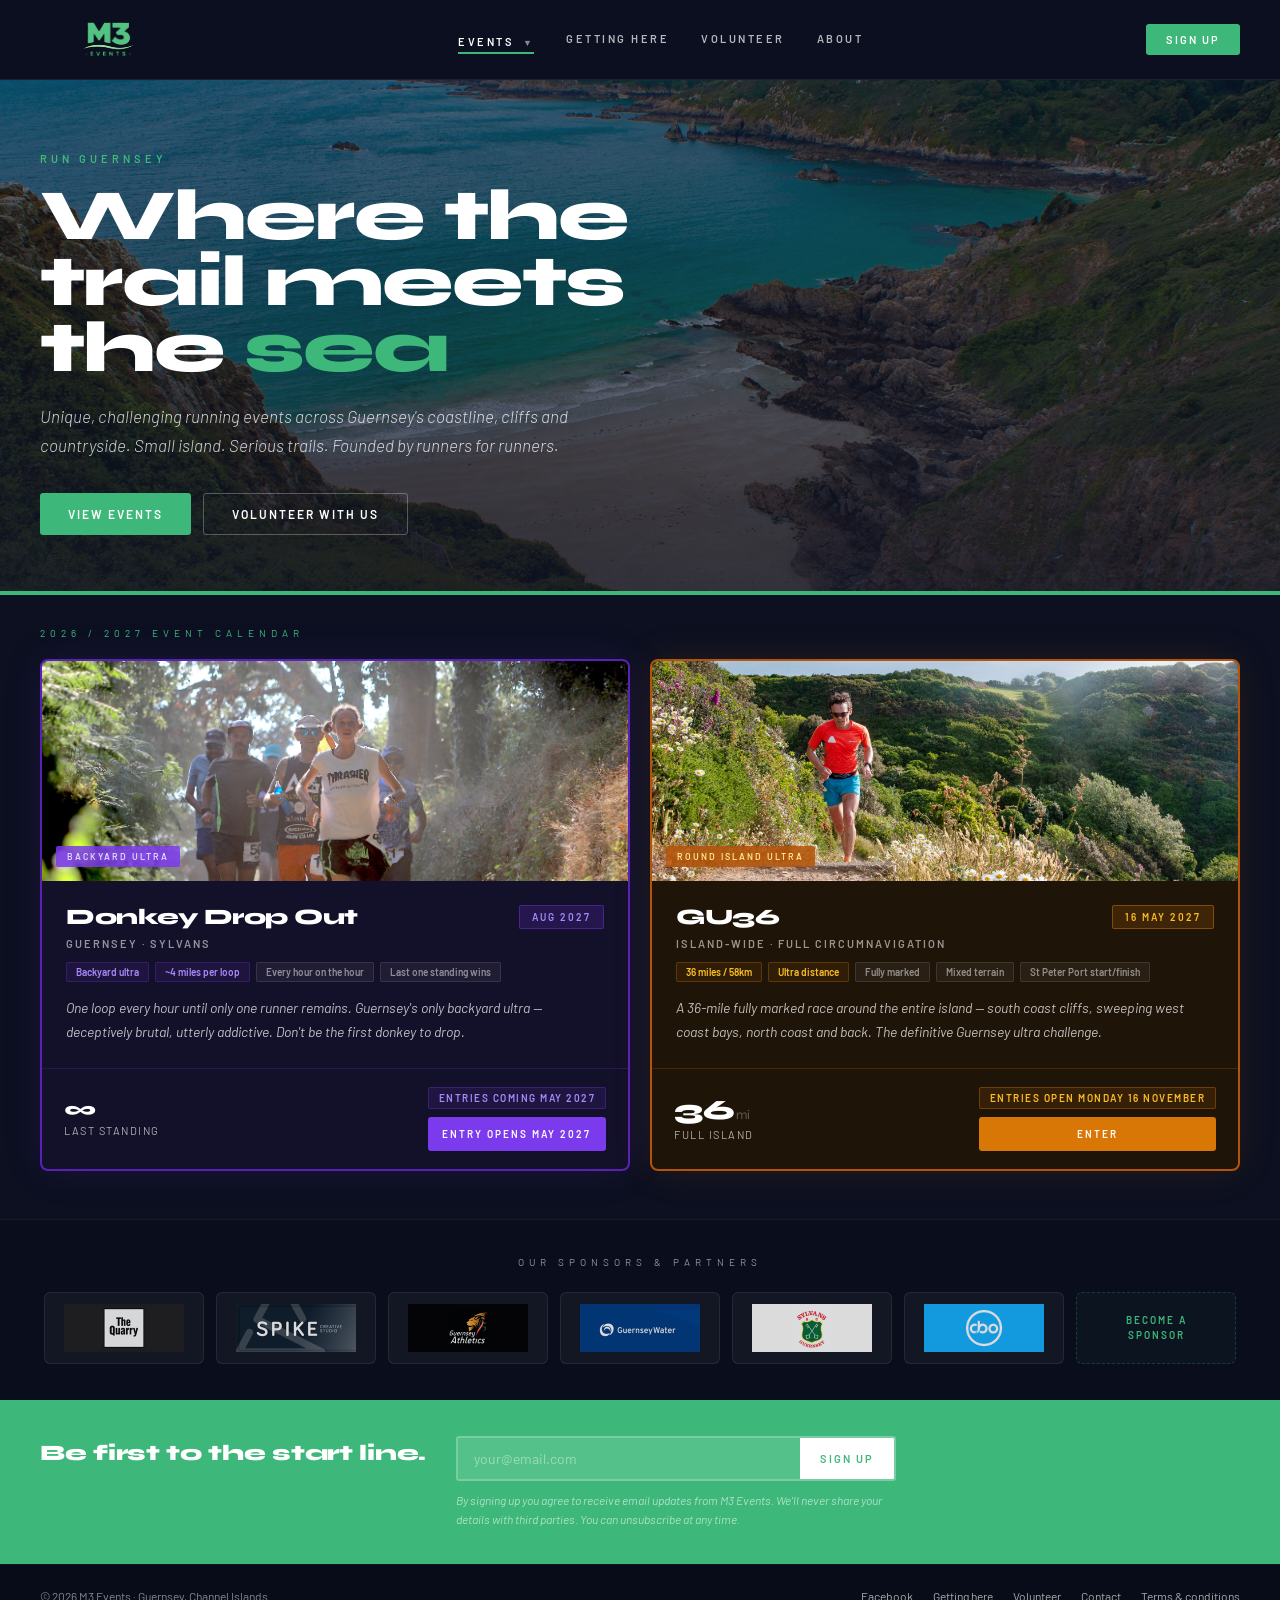
<file: index.html>
<!DOCTYPE html>
<html lang="en-GB">
<head>
<meta charset="UTF-8">
<meta name="viewport" content="width=device-width, initial-scale=1.0">
<title>M3 Events | Guernsey Trail Running Events</title>
<meta name="description" content="Trail running events in Guernsey: the GU36 round-island ultra and the Donkey Drop Out backyard ultra. Small island, serious trails, founded by runners for runners.">
<link rel="canonical" href="https://m3events.gg/">
<meta property="og:type" content="website">
<meta property="og:site_name" content="M3 Events">
<meta property="og:title" content="M3 Events | Guernsey Trail Running Events">
<meta property="og:description" content="Trail running events in Guernsey: the GU36 round-island ultra and the Donkey Drop Out backyard ultra. Small island, serious trails, founded by runners for runners.">
<meta property="og:url" content="https://m3events.gg/">
<meta property="og:image" content="https://m3events.gg/images/cliffs.jpg">
<meta name="twitter:card" content="summary_large_image">
<meta name="twitter:title" content="M3 Events | Guernsey Trail Running Events">
<meta name="twitter:description" content="Trail running events in Guernsey: the GU36 round-island ultra and the Donkey Drop Out backyard ultra. Small island, serious trails, founded by runners for runners.">
<meta name="twitter:image" content="https://m3events.gg/images/cliffs.jpg">
<link rel="icon" href="/images/logo-wave-green.svg" type="image/svg+xml">
<link rel="preconnect" href="https://fonts.googleapis.com">
<link rel="preconnect" href="https://fonts.gstatic.com" crossorigin>
<link href="https://fonts.googleapis.com/css2?family=Syne:wght@700;800&family=Barlow:ital,wght@0,300;0,400;0,600;1,300&display=swap" rel="stylesheet">
<link rel="stylesheet" href="/assets/site.css?v=26ce877b">
<script type="application/ld+json">{"@context": "https://schema.org", "@type": "Organization", "name": "M3 Events", "url": "https://m3events.gg/", "logo": "https://m3events.gg/images/logo-wave-green.svg", "sameAs": ["https://www.facebook.com/m3running"]}</script>
<script type="application/ld+json">{"@context": "https://schema.org", "@type": "WebSite", "name": "M3 Events", "url": "https://m3events.gg/"}</script>
</head>
<body>

<nav class="nav">
  <a class="logo-wrap" href="/">
    <img src="/images/logo-wave-green.svg" alt="M3 Events" style="height:56px;">
  </a>
  <div class="nav-links">
    <div class="nav-item">
      <a href="/" id="nav-home" class="active">
        Events <span class="nav-arrow">▼</span>
      </a>
      <div class="nav-dropdown">
        <a href="/donkey-drop-out/">
          <span style="display:block;font-size:9px;color:#a78bfa;letter-spacing:2px;margin-bottom:2px"> Aug 2027</span>
          Donkey Drop Out
        </a>
        <div class="nav-dropdown-divider"></div>
        <a href="/gu36/">
          <span style="display:block;font-size:9px;color:#fbbf24;letter-spacing:2px;margin-bottom:2px">16 May 2027</span>
          GU36
        </a>
      </div>
    </div>
    <a href="/getting-here/" id="nav-gh">Getting here</a>
    <a href="/volunteer/" id="nav-vol">Volunteer</a>
    <a href="/about/" id="nav-about">About</a>
  </div>
  <a class="nav-cta" href="/#signup">Sign up</a>
</nav>

<div id="page-home" class="page active">
  <section class="home-hero">
    <div class="hero-eyebrow">Run Guernsey</div>
    <h1 class="hero-title">Where the<br>trail meets<br>the <span>sea</span></h1>
    <p class="hero-body">Unique, challenging running events across Guernsey's coastline, cliffs and countryside. Small island. Serious trails. Founded by runners for runners.</p>
    <div class="hero-btns">
      <button class="btn btn-coral" onclick="document.getElementById('events-list').scrollIntoView({behavior:'smooth'})">View events</button>
      <a class="btn btn-ghost" href="/volunteer/">Volunteer with us</a>
    </div>
  </section>

  <section class="events-section" id="events-list">
    <div class="sec-label">2026 / 2027 event calendar</div>
    <div class="events-grid">

    <!-- DDO card -->
    <div class="event-card card-ddo" data-href="/donkey-drop-out/">
      <div class="card-photo">
        <img src="/images/ddo-hero.jpg" alt="Donkey Drop Out"
           style="width:100%;height:100%;object-fit:cover;display:block;min-height:220px;object-position:center 40%;">
        <div class="photo-badge badge-purple">Backyard ultra</div>
      </div>
      <div class="card-body">
        <div class="card-top">
          <div class="card-name"><a class="card-link" href="/donkey-drop-out/">Donkey Drop Out</a></div>
          <div class="date-pill date-purple"> Aug 2027</div>
        </div>
        <div class="card-location">Guernsey · Sylvans</div>
        <div class="card-tags">
          <span class="tag tag-purple">Backyard ultra</span>
          <span class="tag tag-purple">~4 miles per loop</span>
          <span class="tag tag-plain">Every hour on the hour</span>
          <span class="tag tag-plain">Last one standing wins</span>
        </div>
        <p class="card-desc">One loop every hour until only one runner remains. Guernsey's only backyard ultra — deceptively brutal, utterly addictive. Don't be the first donkey to drop.</p>
      </div>
      <div class="card-cta card-cta-ddo">
        <div>
          <div class="cta-dist" style="font-size:20px">∞</div>
          <div class="cta-dist-sub">Last standing</div>
        </div>
        <div class="cta-right">
          <div class="cta-status status-purple">Entries coming May 2027</div>
          <a class="enter-btn enter-purple" href="https://race-nation.co.uk/register/m3-events" target="_blank">Entry opens May 2027</a>
        </div>
      </div>
    </div>

    <!-- GU36 card -->
    <div class="event-card card-gu36" data-href="/gu36/">
      <div class="card-photo">
        <img src="/images/gu36-hero.jpg" alt="GU36"
           style="width:100%;height:100%;object-fit:cover;display:block;min-height:220px;object-position:center 60%;">
        <div class="photo-badge badge-orange">Round island ultra</div>
      </div>
      <div class="card-body">
        <div class="card-top">
          <div class="card-name"><a class="card-link" href="/gu36/">GU36</a></div>
          <div class="date-pill date-orange">16 May 2027</div>
        </div>
        <div class="card-location">Island-wide · Full circumnavigation</div>
        <div class="card-tags">
          <span class="tag tag-orange">36 miles / 58km</span>
          <span class="tag tag-orange">Ultra distance</span>
          <span class="tag tag-plain">Fully marked</span>
          <span class="tag tag-plain">Mixed terrain</span>
          <span class="tag tag-plain">St Peter Port start/finish</span>
        </div>
        <p class="card-desc">A 36-mile fully marked race around the entire island — south coast cliffs, sweeping west coast bays, north coast and back. The definitive Guernsey ultra challenge.</p>
      </div>
      <div class="card-cta card-cta-gu36">
        <div>
          <div class="cta-dist">36<span style="font-size:13px;color:rgba(255,255,255,0.3);font-weight:300"> mi</span></div>
          <div class="cta-dist-sub">Full island</div>
        </div>
        <div class="cta-right">
          <div class="cta-status status-orange">Entries open Monday 16 November</div>
          <a class="enter-btn enter-orange" href="https://race-nation.co.uk/register/m3-events/gu36" target="_blank" rel="noopener">Enter</a>
        </div>
      </div>
    </div><!-- end card-gu36 -->
    </div><!-- end events-grid -->
  </section>

  <div class="sponsors-strip">
    <div class="sponsors-label">Our sponsors &amp; partners</div>
    <div class="sponsors-grid">
      <!-- Replace each sponsor-slot with: <a class="sponsor-slot" href="https://sponsor-url.com" target="_blank"><img src="path/to/logo.png" alt="Sponsor Name"></a> -->
      <a class="sponsor-slot" href="https://www.thequarry.media" target="_blank">
        <img src="/sponsors/quarry_m3.png" alt="The Quarry">
      </a>
      <a class="sponsor-slot" href="https://spikecreative.studio/" target="_blank"><img src="/sponsors/spike_m3.png" alt="Spike Creative Studio"></a>
      <a class="sponsor-slot" href="https://guernseyathletics.org.gg/" target="_blank"><img src="/sponsors/athletics_m3.png" alt="Guernsey Athletics"></a>
      <a class="sponsor-slot" href="https://water.gg/" target="_blank"><img src="/sponsors/water_m3.png" alt="Guernsey Water"></a>
      <a class="sponsor-slot" href="http://www.sylvanssc.org/" target="_blank"><img src="/sponsors/sylvans_m3.png" alt="Sylvans"></a>
      <a class="sponsor-slot" href="https://www.cboprojects.com/" target="_blank"><img src="/sponsors/cbo_m3.png" alt="CBO Projects"></a>
      <a class="sponsor-slot become-sponsor" href="mailto:hello@m3events.gg">
        <span>Become a<br>sponsor</span>
      </a>
    </div>
  </div>


  <div class="mail-strip" id="signup">
    <h3>Be first to the start line.</h3>
    <div class="mail-right">
      <form id="signup-form">
        <div class="mail-form">
          <input type="email" id="signup-email" placeholder="your@email.com" required/>
          <button type="submit" id="signup-btn">Sign up</button>
        </div>
        <p class="consent-txt">By signing up you agree to receive email updates from M3 Events. We'll never share your details with third parties. You can unsubscribe at any time.</p>
        <p id="signup-success" style="display:none;margin-top:10px;color:#fff;font-weight:600;font-style:italic;font-size:13px">✓ You're on the list — we'll be in touch!</p>
        <p id="signup-error" style="display:none;margin-top:10px;color:#fff;font-style:italic;font-size:13px;opacity:0.8">Something went wrong — please try again.</p>
      </form>
    </div>
  </div>

  <footer class="site-footer">
    <p>© 2026 M3 Events · Guernsey, Channel Islands</p>
    <div class="footer-links">
      <a href="https://www.facebook.com/m3running" target="_blank">Facebook</a>
      <a href="/getting-here/">Getting here</a>
      <a href="/volunteer/">Volunteer</a>
      <a>Contact</a><a href="/terms/">Terms &amp; conditions</a>
    </div>
  </footer>
</div>

<script src="/assets/site.js?v=8ad0fec4"></script>
</body>
</html>
</file>
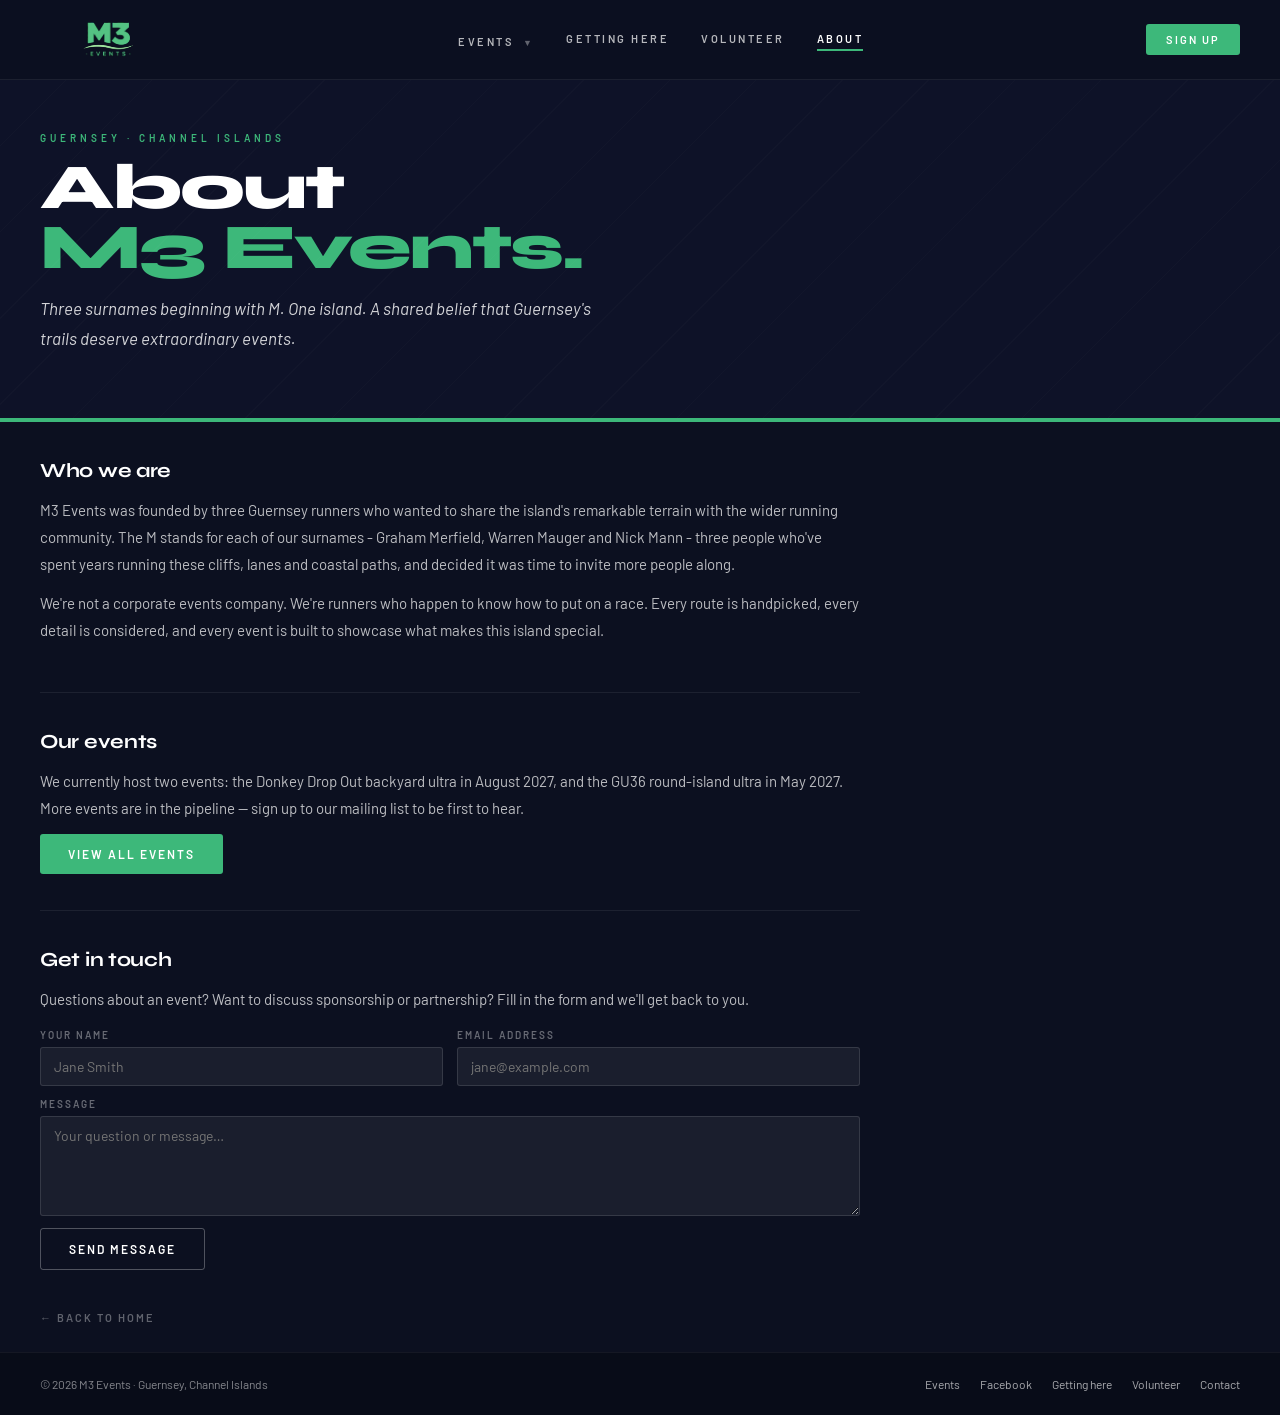
<file: about/index.html>
<!DOCTYPE html>
<html lang="en-GB">
<head>
<meta charset="UTF-8">
<meta name="viewport" content="width=device-width, initial-scale=1.0">
<title>About M3 Events | Guernsey Trail Running</title>
<meta name="description" content="M3 Events was founded by three Guernsey runners who wanted to share the island's cliffs, valleys and coastal paths with the wider running community.">
<link rel="canonical" href="https://m3events.gg/about/">
<meta property="og:type" content="website">
<meta property="og:site_name" content="M3 Events">
<meta property="og:title" content="About M3 Events | Guernsey Trail Running">
<meta property="og:description" content="M3 Events was founded by three Guernsey runners who wanted to share the island's cliffs, valleys and coastal paths with the wider running community.">
<meta property="og:url" content="https://m3events.gg/about/">
<meta property="og:image" content="https://m3events.gg/images/cliffs.jpg">
<meta name="twitter:card" content="summary_large_image">
<meta name="twitter:title" content="About M3 Events | Guernsey Trail Running">
<meta name="twitter:description" content="M3 Events was founded by three Guernsey runners who wanted to share the island's cliffs, valleys and coastal paths with the wider running community.">
<meta name="twitter:image" content="https://m3events.gg/images/cliffs.jpg">
<link rel="icon" href="/images/logo-wave-green.svg" type="image/svg+xml">
<link rel="preconnect" href="https://fonts.googleapis.com">
<link rel="preconnect" href="https://fonts.gstatic.com" crossorigin>
<link href="https://fonts.googleapis.com/css2?family=Syne:wght@700;800&family=Barlow:ital,wght@0,300;0,400;0,600;1,300&display=swap" rel="stylesheet">
<link rel="stylesheet" href="/assets/site.css?v=26ce877b">
</head>
<body>

<nav class="nav">
  <a class="logo-wrap" href="/">
    <img src="/images/logo-wave-green.svg" alt="M3 Events" style="height:56px;">
  </a>
  <div class="nav-links">
    <div class="nav-item">
      <a href="/" id="nav-home">
        Events <span class="nav-arrow">▼</span>
      </a>
      <div class="nav-dropdown">
        <a href="/donkey-drop-out/">
          <span style="display:block;font-size:9px;color:#a78bfa;letter-spacing:2px;margin-bottom:2px"> Aug 2027</span>
          Donkey Drop Out
        </a>
        <div class="nav-dropdown-divider"></div>
        <a href="/gu36/">
          <span style="display:block;font-size:9px;color:#fbbf24;letter-spacing:2px;margin-bottom:2px">16 May 2027</span>
          GU36
        </a>
      </div>
    </div>
    <a href="/getting-here/" id="nav-gh">Getting here</a>
    <a href="/volunteer/" id="nav-vol">Volunteer</a>
    <a href="/about/" id="nav-about" class="active">About</a>
  </div>
  <a class="nav-cta" href="/#signup">Sign up</a>
</nav>

<div id="page-about" class="page active">
  <div class="ev-hero" style="background:#0e1228;border-bottom:4px solid var(--m3-green)">
    <div class="ev-eyebrow" style="color:var(--m3-green)">Guernsey · Channel Islands</div>
    <h1 class="ev-title">About<br><span style="color:var(--m3-green)">M3 Events.</span></h1>
    <p class="ev-subtitle">Three surnames beginning with M. One island. A shared belief that Guernsey's trails deserve extraordinary events.</p>
  </div>
  <div class="ev-body">
    <div class="ev-section">
      <h2 class="ev-h2">Who we are</h2>
      <p class="ev-p">M3 Events was founded by three Guernsey runners who wanted to share the island's remarkable terrain with the wider running community. The M stands for each of our surnames - Graham Merfield, Warren Mauger and Nick Mann - three people who've spent years running these cliffs, lanes and coastal paths, and decided it was time to invite more people along.</p>
      <p class="ev-p">We're not a corporate events company. We're runners who happen to know how to put on a race. Every route is handpicked, every detail is considered, and every event is built to showcase what makes this island special.</p>
    </div>
    <div class="ev-section">
      <h2 class="ev-h2">Our events</h2>
      <p class="ev-p">We currently host two events: the Donkey Drop Out backyard ultra in August 2027, and the GU36 round-island ultra in May 2027. More events are in the pipeline — sign up to our mailing list to be first to hear.</p>
      <a class="btn btn-coral" href="/">View all events</a>
    </div>
    <div class="ev-section">
      <h2 class="ev-h2">Get in touch</h2>
      <p class="ev-p">Questions about an event? Want to discuss sponsorship or partnership? Fill in the form and we'll get back to you.</p>
      <form id="contact-form" style="margin-top:16px">
        <div class="form-grid" style="margin-bottom:12px">
          <div class="field"><label>Your name</label><input type="text" name="contact_name" placeholder="Jane Smith"/></div>
          <div class="field"><label>Email address</label><input type="email" name="contact_email" placeholder="jane@example.com"/></div>
        </div>
        <div class="field" style="margin-bottom:12px">
          <label>Message</label>
          <textarea name="contact_message" placeholder="Your question or message…" style="min-height:100px;resize:vertical;background:rgba(255,255,255,0.06);border:1px solid rgba(255,255,255,0.12);color:#fff;padding:10px 13px;border-radius:3px;font-family:Barlow,sans-serif;font-size:14px;width:100%"></textarea>
        </div>
        <button type="submit" id="contact-submit" class="btn btn-ghost">Send message</button>
        <p id="contact-success" style="display:none;margin-top:14px;color:var(--m3-green);font-size:14px;font-style:italic">✓ Message sent — we'll be in touch soon.</p>
        <p id="contact-error" style="display:none;margin-top:14px;color:#f0855a;font-size:14px;font-style:italic">Something went wrong — please try again.</p>
      </form>
    </div>
  </div>
  <a class="back-link" href="/">← Back to home</a>
  <footer class="site-footer">
    <p>© 2026 M3 Events · Guernsey, Channel Islands</p>
    <div class="footer-links"><a href="/">Events</a><a href="https://www.facebook.com/m3running" target="_blank">Facebook</a><a href="/getting-here/">Getting here</a><a href="/volunteer/">Volunteer</a><a>Contact</a></div>
  </footer>
</div>

<script src="/assets/site.js?v=8ad0fec4"></script>
</body>
</html>
</file>
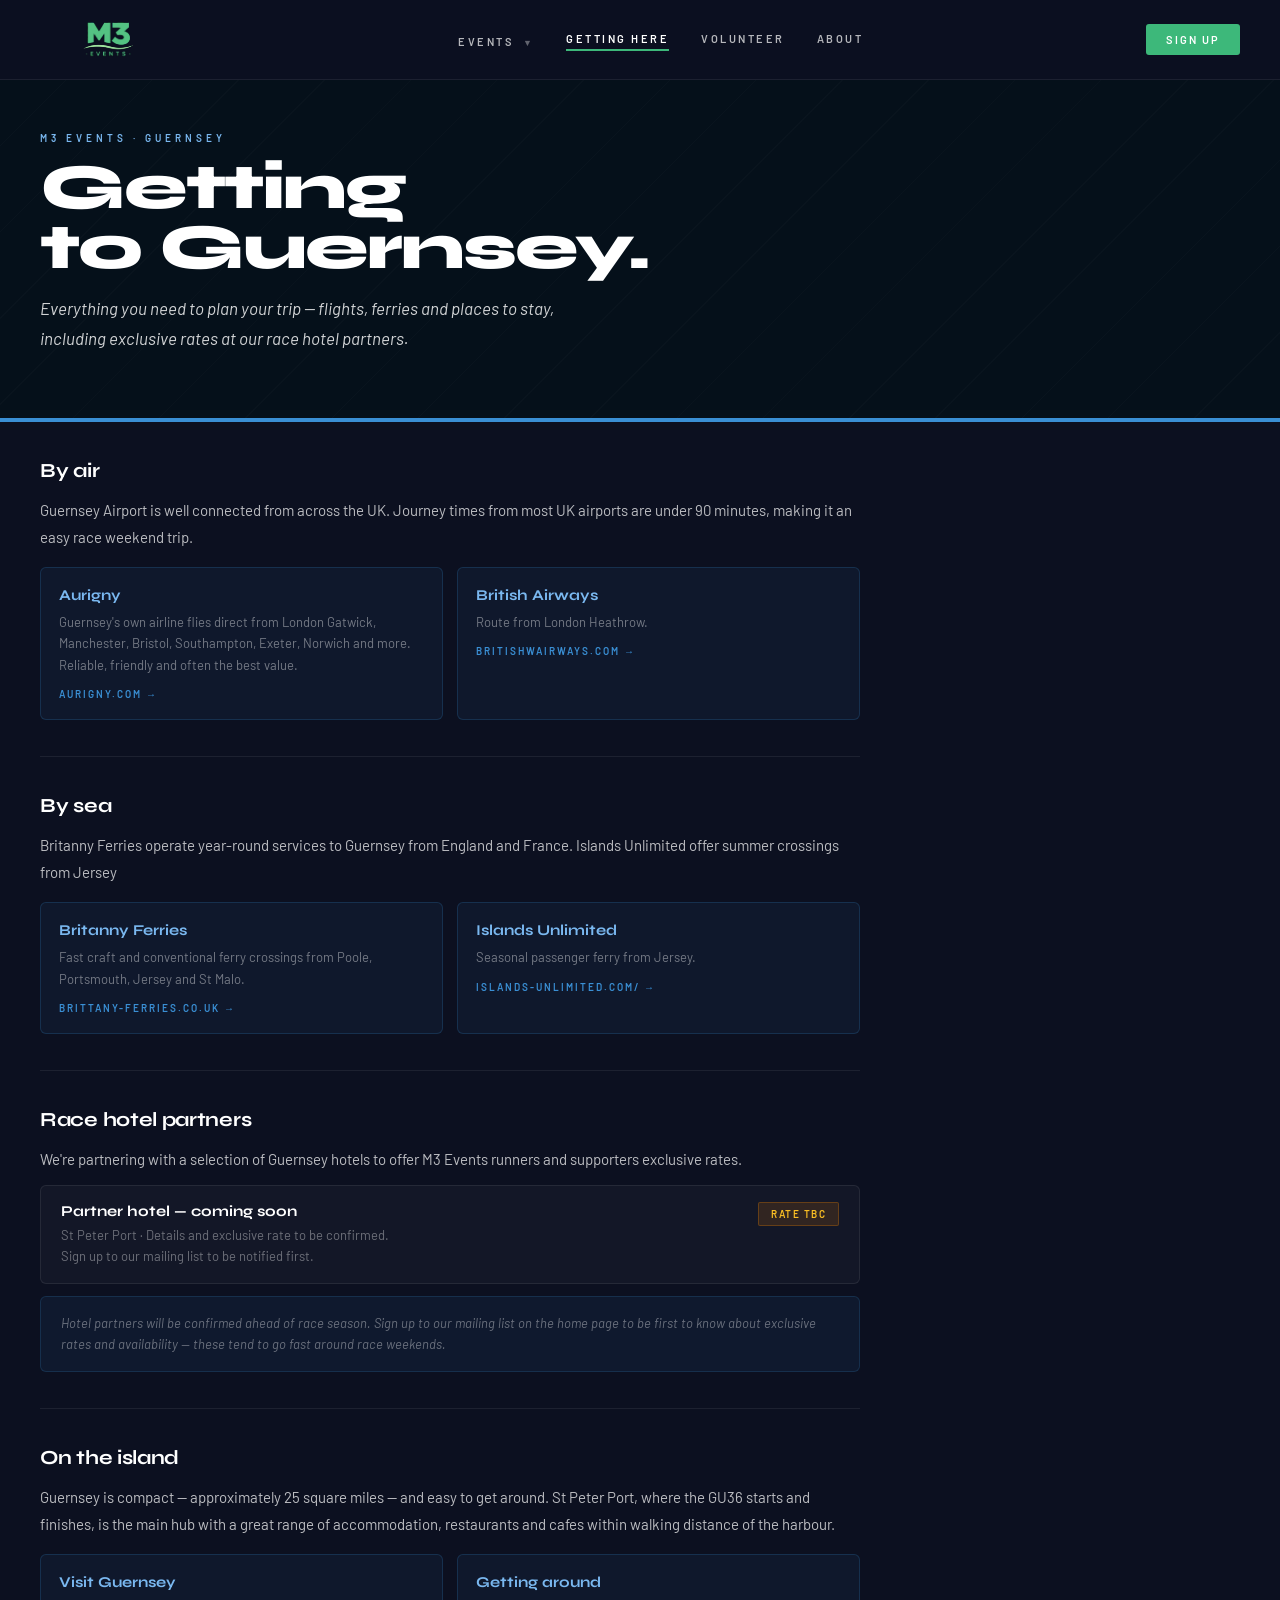
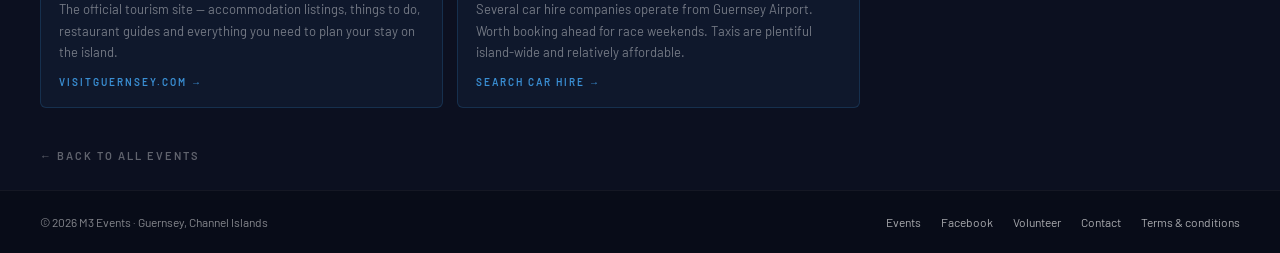
<file: getting-here/index.html>
<!DOCTYPE html>
<html lang="en-GB">
<head>
<meta charset="UTF-8">
<meta name="viewport" content="width=device-width, initial-scale=1.0">
<title>Getting to Guernsey for a Race | M3 Events</title>
<meta name="description" content="How to get to Guernsey for an M3 Events race: flights, ferries and places to stay on the island.">
<link rel="canonical" href="https://m3events.gg/getting-here/">
<meta property="og:type" content="website">
<meta property="og:site_name" content="M3 Events">
<meta property="og:title" content="Getting to Guernsey for a Race | M3 Events">
<meta property="og:description" content="How to get to Guernsey for an M3 Events race: flights, ferries and places to stay on the island.">
<meta property="og:url" content="https://m3events.gg/getting-here/">
<meta property="og:image" content="https://m3events.gg/images/cliffs.jpg">
<meta name="twitter:card" content="summary_large_image">
<meta name="twitter:title" content="Getting to Guernsey for a Race | M3 Events">
<meta name="twitter:description" content="How to get to Guernsey for an M3 Events race: flights, ferries and places to stay on the island.">
<meta name="twitter:image" content="https://m3events.gg/images/cliffs.jpg">
<link rel="icon" href="/images/logo-wave-green.svg" type="image/svg+xml">
<link rel="preconnect" href="https://fonts.googleapis.com">
<link rel="preconnect" href="https://fonts.gstatic.com" crossorigin>
<link href="https://fonts.googleapis.com/css2?family=Syne:wght@700;800&family=Barlow:ital,wght@0,300;0,400;0,600;1,300&display=swap" rel="stylesheet">
<link rel="stylesheet" href="/assets/site.css?v=26ce877b">
</head>
<body>

<nav class="nav">
  <a class="logo-wrap" href="/">
    <img src="/images/logo-wave-green.svg" alt="M3 Events" style="height:56px;">
  </a>
  <div class="nav-links">
    <div class="nav-item">
      <a href="/" id="nav-home">
        Events <span class="nav-arrow">▼</span>
      </a>
      <div class="nav-dropdown">
        <a href="/donkey-drop-out/">
          <span style="display:block;font-size:9px;color:#a78bfa;letter-spacing:2px;margin-bottom:2px"> Aug 2027</span>
          Donkey Drop Out
        </a>
        <div class="nav-dropdown-divider"></div>
        <a href="/gu36/">
          <span style="display:block;font-size:9px;color:#fbbf24;letter-spacing:2px;margin-bottom:2px">16 May 2027</span>
          GU36
        </a>
      </div>
    </div>
    <a href="/getting-here/" id="nav-gh" class="active">Getting here</a>
    <a href="/volunteer/" id="nav-vol">Volunteer</a>
    <a href="/about/" id="nav-about">About</a>
  </div>
  <a class="nav-cta" href="/#signup">Sign up</a>
</nav>

<div id="page-getting-here" class="page active">
  <div class="ev-hero ev-hero-gh">
    <div class="ev-eyebrow" style="color:#7ab8f0">M3 Events · Guernsey</div>
    <h1 class="ev-title">Getting<br>to Guernsey.</h1>
    <p class="ev-subtitle">Everything you need to plan your trip — flights, ferries and places to stay, including exclusive rates at our race hotel partners.</p>
  </div>
  <div class="ev-body">
    <div class="ev-section">
      <h2 class="ev-h2">By air</h2>
      <p class="ev-p">Guernsey Airport is well connected from across the UK. Journey times from most UK airports are under 90 minutes, making it an easy race weekend trip.</p>
      <div class="travel-grid">
        <div class="travel-card">
          <div class="travel-title">Aurigny</div>
          <p class="travel-body">Guernsey's own airline flies direct from London Gatwick, Manchester, Bristol, Southampton, Exeter, Norwich and more. Reliable, friendly and often the best value.</p>
          <a class="travel-link" href="https://www.aurigny.com" target="_blank">aurigny.com →</a>
        </div>
        <div class="travel-card">
          <div class="travel-title">British Airways</div>
          <p class="travel-body">Route from London Heathrow.</p>
          <a class="travel-link" href="https://www.britishwairways.com" target="_blank">britishwairways.com →</a>
        </div>
      </div>
    </div>
    <div class="ev-section">
      <h2 class="ev-h2">By sea</h2>
      <p class="ev-p">Britanny Ferries operate year-round services to Guernsey from England and France. Islands Unlimited offer summer crossings from Jersey</p>
      <div class="travel-grid">
        <div class="travel-card">
          <div class="travel-title">Britanny Ferries</div>
          <p class="travel-body">Fast craft and conventional ferry crossings from Poole, Portsmouth, Jersey and St Malo.</p>
          <a class="travel-link" href="https://www.brittany-ferries.co.uk/" target="_blank">brittany-ferries.co.uk →</a>
        </div>
        <div class="travel-card">
          <div class="travel-title">Islands Unlimited</div>
          <p class="travel-body">Seasonal passenger ferry from Jersey.</p>
          <a class="travel-link" href="https://islands-unlimited.com/" target="_blank">islands-unlimited.com/ →</a>
        </div>
      </div>
    </div>
    <div class="ev-section">
      <h2 class="ev-h2">Race hotel partners</h2>
      <p class="ev-p">We're partnering with a selection of Guernsey hotels to offer M3 Events runners and supporters exclusive rates.</p>
      <div class="hotel-card">
        <div>
          <div class="hotel-name">Partner hotel — coming soon</div>
          <p class="hotel-detail">St Peter Port · Details and exclusive rate to be confirmed.<br>Sign up to our mailing list to be notified first.</p>
        </div>
        <div class="hotel-badge">Rate TBC</div>
      </div>
      <div class="hotel-coming">Hotel partners will be confirmed ahead of race season. Sign up to our mailing list on the home page to be first to know about exclusive rates and availability — these tend to go fast around race weekends.</div>
    </div>
    <div class="ev-section">
      <h2 class="ev-h2">On the island</h2>
      <p class="ev-p">Guernsey is compact — approximately 25 square miles — and easy to get around. St Peter Port, where the GU36 starts and finishes, is the main hub with a great range of accommodation, restaurants and cafes within walking distance of the harbour.</p>
      <div class="travel-grid">
        <div class="travel-card">
          <div class="travel-title">Visit Guernsey</div>
          <p class="travel-body">The official tourism site — accommodation listings, things to do, restaurant guides and everything you need to plan your stay on the island.</p>
          <a class="travel-link" href="https://www.visitguernsey.com" target="_blank">visitguernsey.com →</a>
        </div>
        <div class="travel-card">
          <div class="travel-title">Getting around</div>
          <p class="travel-body">Several car hire companies operate from Guernsey Airport. Worth booking ahead for race weekends. Taxis are plentiful island-wide and relatively affordable.</p>
          <a class="travel-link">Search car hire →</a>
        </div>
      </div>
    </div>
  </div>
  <a class="back-link" href="/">← Back to all events</a>
  <footer class="site-footer">
    <p>© 2026 M3 Events · Guernsey, Channel Islands</p>
    <div class="footer-links"><a href="/">Events</a><a href="https://www.facebook.com/m3running" target="_blank">Facebook</a><a href="/volunteer/">Volunteer</a><a>Contact</a><a href="/terms/">Terms &amp; conditions</a></div>
  </footer>
</div>

<script src="/assets/site.js?v=8ad0fec4"></script>
</body>
</html>
</file>
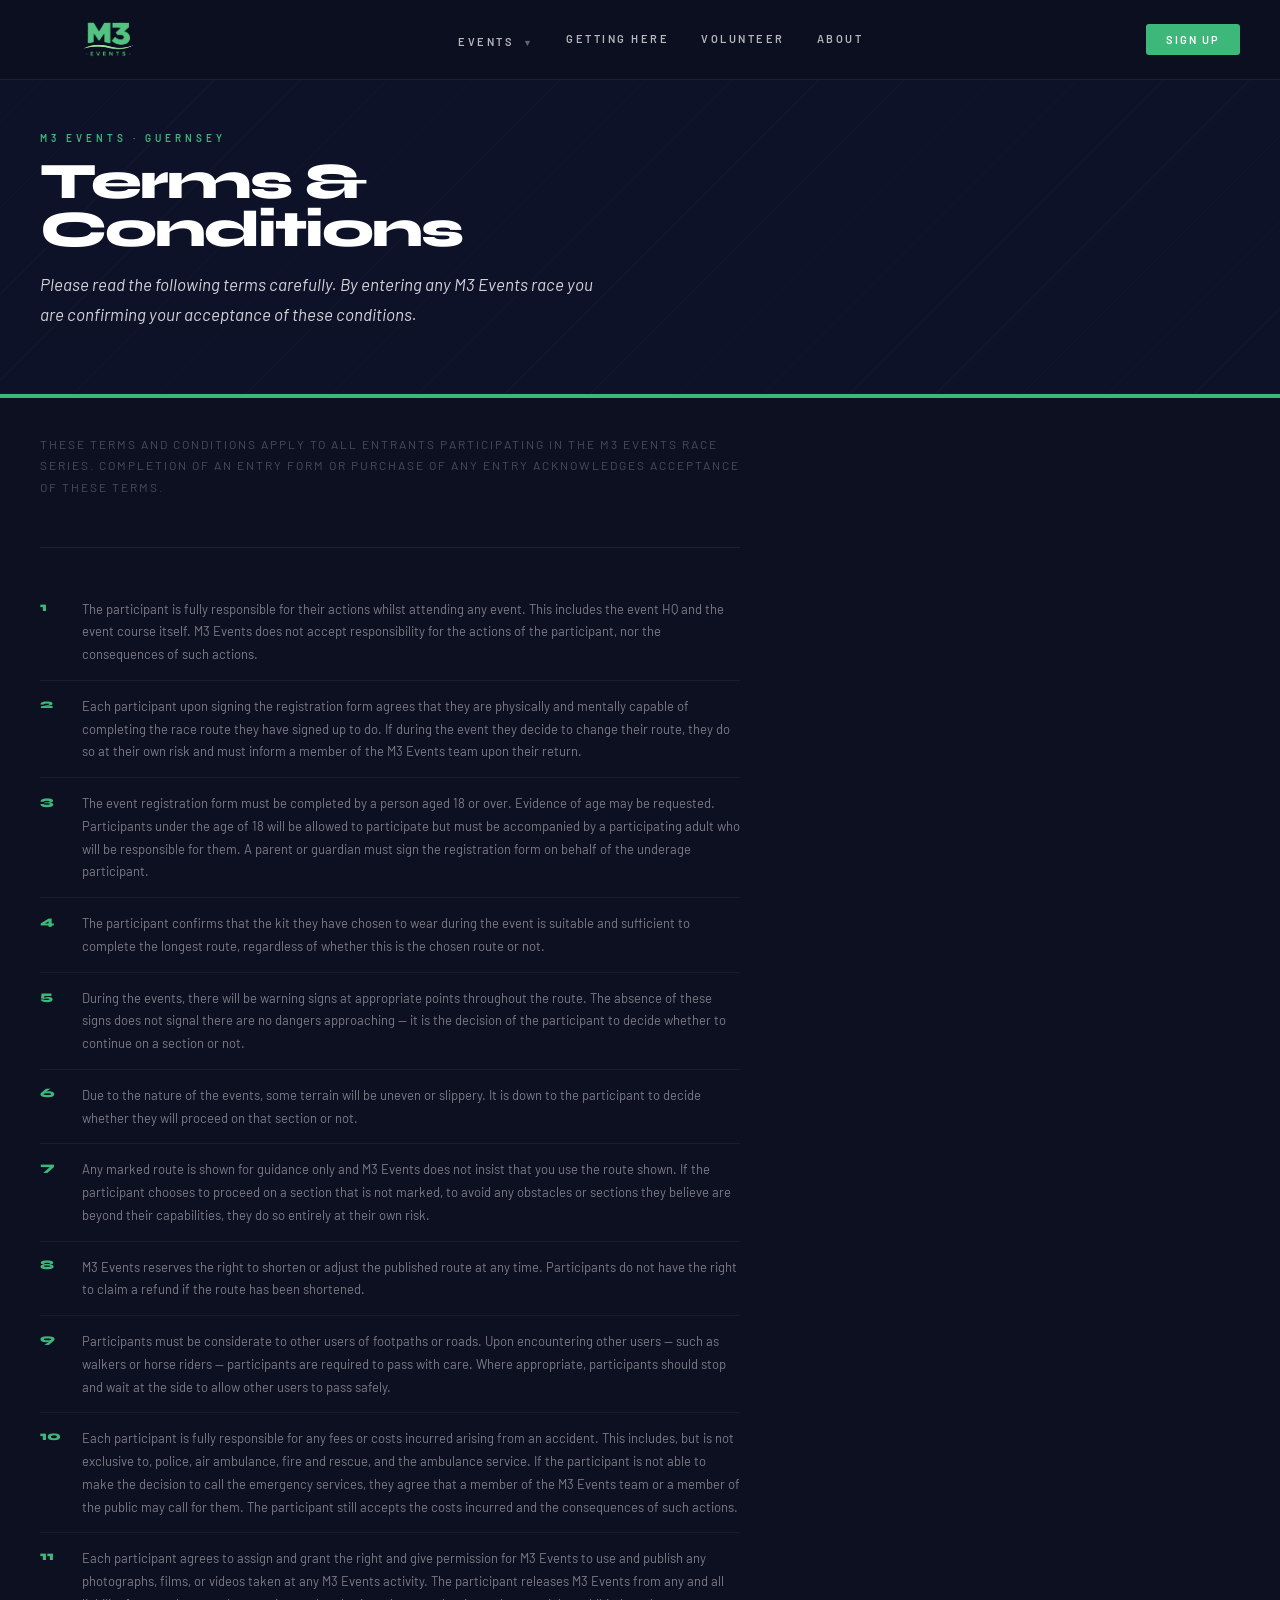
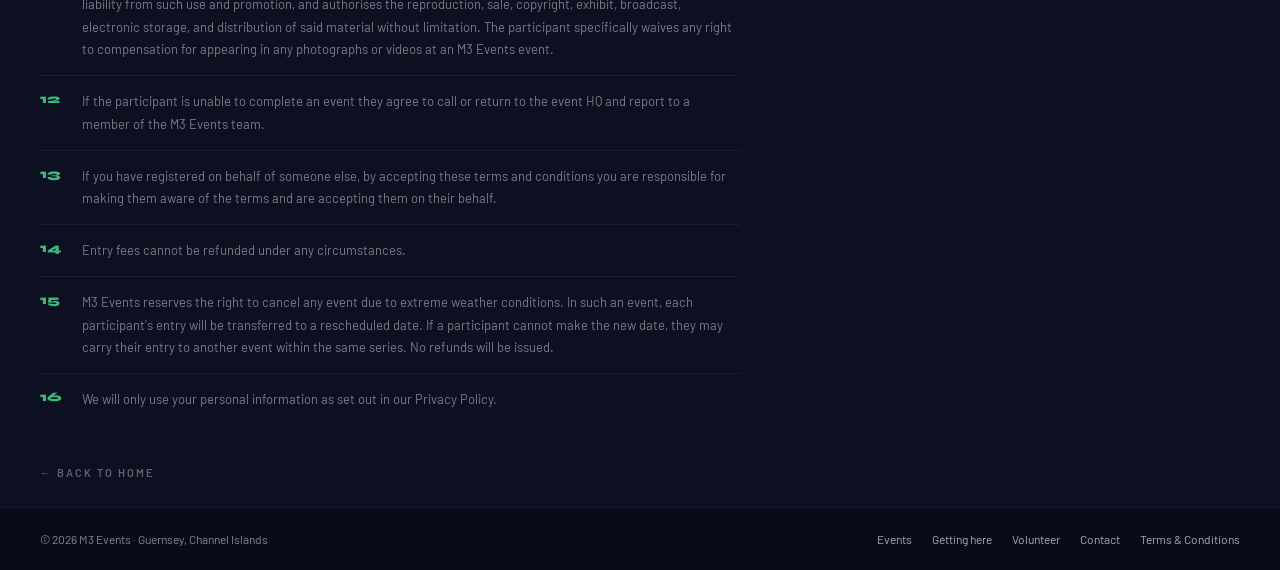
<file: terms/index.html>
<!DOCTYPE html>
<html lang="en-GB">
<head>
<meta charset="UTF-8">
<meta name="viewport" content="width=device-width, initial-scale=1.0">
<title>Terms and Conditions | M3 Events</title>
<meta name="description" content="Terms and conditions for entering M3 Events races in Guernsey.">
<link rel="canonical" href="https://m3events.gg/terms/">
<meta property="og:type" content="website">
<meta property="og:site_name" content="M3 Events">
<meta property="og:title" content="Terms and Conditions | M3 Events">
<meta property="og:description" content="Terms and conditions for entering M3 Events races in Guernsey.">
<meta property="og:url" content="https://m3events.gg/terms/">
<meta property="og:image" content="https://m3events.gg/images/cliffs.jpg">
<meta name="twitter:card" content="summary_large_image">
<meta name="twitter:title" content="Terms and Conditions | M3 Events">
<meta name="twitter:description" content="Terms and conditions for entering M3 Events races in Guernsey.">
<meta name="twitter:image" content="https://m3events.gg/images/cliffs.jpg">
<link rel="icon" href="/images/logo-wave-green.svg" type="image/svg+xml">
<link rel="preconnect" href="https://fonts.googleapis.com">
<link rel="preconnect" href="https://fonts.gstatic.com" crossorigin>
<link href="https://fonts.googleapis.com/css2?family=Syne:wght@700;800&family=Barlow:ital,wght@0,300;0,400;0,600;1,300&display=swap" rel="stylesheet">
<link rel="stylesheet" href="/assets/site.css?v=26ce877b">
</head>
<body>

<nav class="nav">
  <a class="logo-wrap" href="/">
    <img src="/images/logo-wave-green.svg" alt="M3 Events" style="height:56px;">
  </a>
  <div class="nav-links">
    <div class="nav-item">
      <a href="/" id="nav-home">
        Events <span class="nav-arrow">▼</span>
      </a>
      <div class="nav-dropdown">
        <a href="/donkey-drop-out/">
          <span style="display:block;font-size:9px;color:#a78bfa;letter-spacing:2px;margin-bottom:2px"> Aug 2027</span>
          Donkey Drop Out
        </a>
        <div class="nav-dropdown-divider"></div>
        <a href="/gu36/">
          <span style="display:block;font-size:9px;color:#fbbf24;letter-spacing:2px;margin-bottom:2px">16 May 2027</span>
          GU36
        </a>
      </div>
    </div>
    <a href="/getting-here/" id="nav-gh">Getting here</a>
    <a href="/volunteer/" id="nav-vol">Volunteer</a>
    <a href="/about/" id="nav-about">About</a>
  </div>
  <a class="nav-cta" href="/#signup">Sign up</a>
</nav>

<div id="page-tc" class="page active">
  <div class="ev-hero" style="background:#0e1228;border-bottom:4px solid var(--m3-green)">
    <div class="ev-eyebrow" style="color:var(--m3-green)">M3 Events · Guernsey</div>
    <h1 class="ev-title" style="font-size:clamp(32px,4vw,52px)">Terms &amp;<br>Conditions</h1>
    <p class="ev-subtitle">Please read the following terms carefully. By entering any M3 Events race you are confirming your acceptance of these conditions.</p>
  </div>
  <div class="ev-body" style="max-width:780px">

    <div class="ev-section">
      <p class="ev-p" style="font-size:12px;text-transform:uppercase;letter-spacing:2px;color:rgba(255,255,255,0.25)">These terms and conditions apply to all entrants participating in the M3 Events race series. Completion of an entry form or purchase of any entry acknowledges acceptance of these terms.</p>
    </div>

    <div class="ev-section">
      <div class="tc-item"><span class="tc-num">1</span><p class="tc-text">The participant is fully responsible for their actions whilst attending any event. This includes the event HQ and the event course itself. M3 Events does not accept responsibility for the actions of the participant, nor the consequences of such actions.</p></div>
      <div class="tc-item"><span class="tc-num">2</span><p class="tc-text">Each participant upon signing the registration form agrees that they are physically and mentally capable of completing the race route they have signed up to do. If during the event they decide to change their route, they do so at their own risk and must inform a member of the M3 Events team upon their return.</p></div>
      <div class="tc-item"><span class="tc-num">3</span><p class="tc-text">The event registration form must be completed by a person aged 18 or over. Evidence of age may be requested. Participants under the age of 18 will be allowed to participate but must be accompanied by a participating adult who will be responsible for them. A parent or guardian must sign the registration form on behalf of the underage participant.</p></div>
      <div class="tc-item"><span class="tc-num">4</span><p class="tc-text">The participant confirms that the kit they have chosen to wear during the event is suitable and sufficient to complete the longest route, regardless of whether this is the chosen route or not.</p></div>
      <div class="tc-item"><span class="tc-num">5</span><p class="tc-text">During the events, there will be warning signs at appropriate points throughout the route. The absence of these signs does not signal there are no dangers approaching — it is the decision of the participant to decide whether to continue on a section or not.</p></div>
      <div class="tc-item"><span class="tc-num">6</span><p class="tc-text">Due to the nature of the events, some terrain will be uneven or slippery. It is down to the participant to decide whether they will proceed on that section or not.</p></div>
      <div class="tc-item"><span class="tc-num">7</span><p class="tc-text">Any marked route is shown for guidance only and M3 Events does not insist that you use the route shown. If the participant chooses to proceed on a section that is not marked, to avoid any obstacles or sections they believe are beyond their capabilities, they do so entirely at their own risk.</p></div>
      <div class="tc-item"><span class="tc-num">8</span><p class="tc-text">M3 Events reserves the right to shorten or adjust the published route at any time. Participants do not have the right to claim a refund if the route has been shortened.</p></div>
      <div class="tc-item"><span class="tc-num">9</span><p class="tc-text">Participants must be considerate to other users of footpaths or roads. Upon encountering other users — such as walkers or horse riders — participants are required to pass with care. Where appropriate, participants should stop and wait at the side to allow other users to pass safely.</p></div>
      <div class="tc-item"><span class="tc-num">10</span><p class="tc-text">Each participant is fully responsible for any fees or costs incurred arising from an accident. This includes, but is not exclusive to, police, air ambulance, fire and rescue, and the ambulance service. If the participant is not able to make the decision to call the emergency services, they agree that a member of the M3 Events team or a member of the public may call for them. The participant still accepts the costs incurred and the consequences of such actions.</p></div>
      <div class="tc-item"><span class="tc-num">11</span><p class="tc-text">Each participant agrees to assign and grant the right and give permission for M3 Events to use and publish any photographs, films, or videos taken at any M3 Events activity. The participant releases M3 Events from any and all liability from such use and promotion, and authorises the reproduction, sale, copyright, exhibit, broadcast, electronic storage, and distribution of said material without limitation. The participant specifically waives any right to compensation for appearing in any photographs or videos at an M3 Events event.</p></div>
      <div class="tc-item"><span class="tc-num">12</span><p class="tc-text">If the participant is unable to complete an event they agree to call or return to the event HQ and report to a member of the M3 Events team.</p></div>
      <div class="tc-item"><span class="tc-num">13</span><p class="tc-text">If you have registered on behalf of someone else, by accepting these terms and conditions you are responsible for making them aware of the terms and are accepting them on their behalf.</p></div>
      <div class="tc-item"><span class="tc-num">14</span><p class="tc-text">Entry fees cannot be refunded under any circumstances.</p></div>
      <div class="tc-item"><span class="tc-num">15</span><p class="tc-text">M3 Events reserves the right to cancel any event due to extreme weather conditions. In such an event, each participant's entry will be transferred to a rescheduled date. If a participant cannot make the new date, they may carry their entry to another event within the same series. No refunds will be issued.</p></div>
            <div class="tc-item"><span class="tc-num">16</span><p class="tc-text">We will only use your personal information as set out in our Privacy Policy.</p></div>
    </div><!-- closes ev-section -->
  </div><!-- closes ev-body -->
  <a class="back-link" href="/">← Back to home</a>
  <footer class="site-footer">
    <p>© 2026 M3 Events · Guernsey, Channel Islands</p>
    <div class="footer-links"><a href="/">Events</a><a href="/getting-here/">Getting here</a><a href="/volunteer/">Volunteer</a><a>Contact</a><a href="/terms/">Terms &amp; Conditions</a></div>
  </footer>
</div>

<script src="/assets/site.js?v=8ad0fec4"></script>
</body>
</html>
</file>
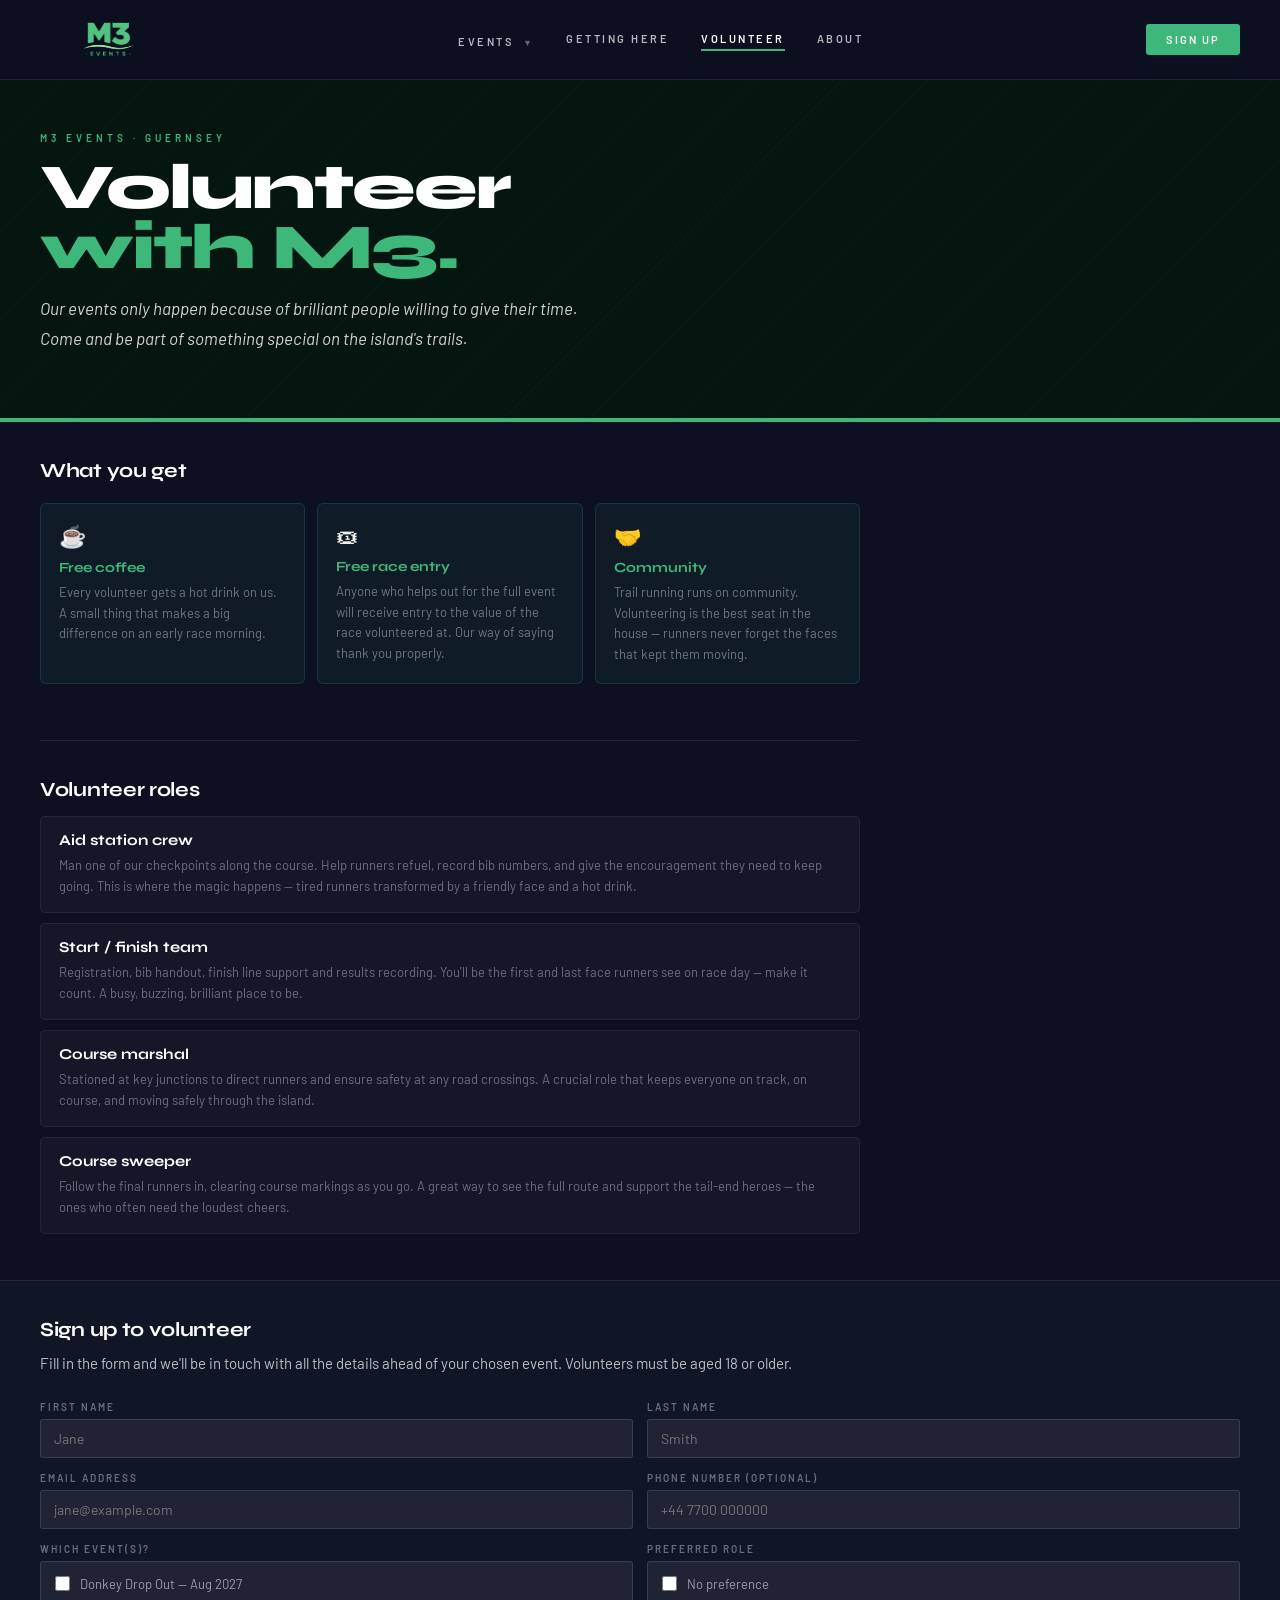
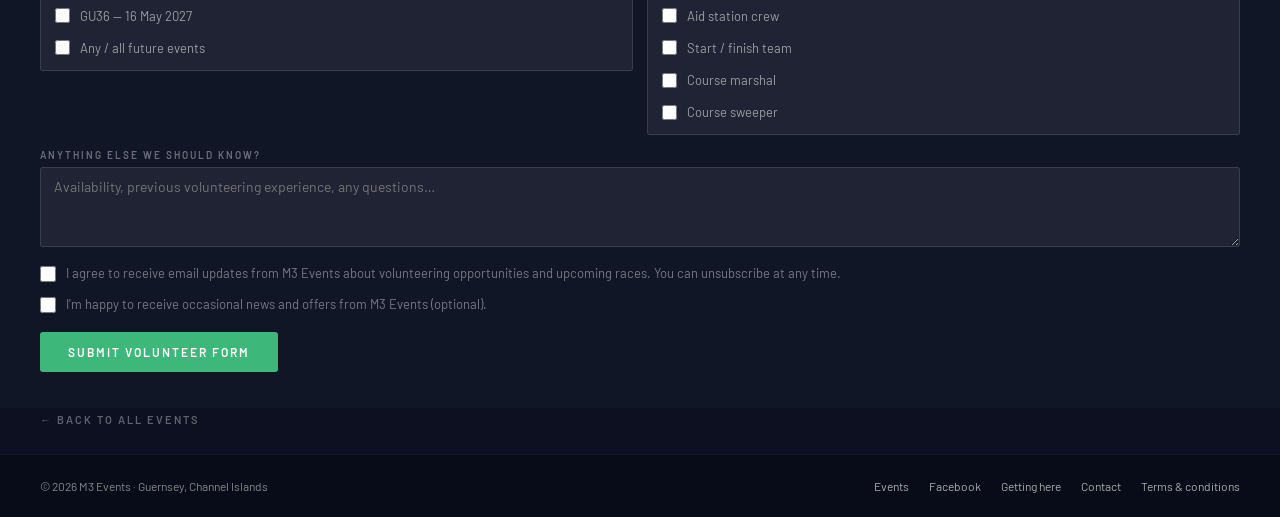
<file: volunteer/index.html>
<!DOCTYPE html>
<html lang="en-GB">
<head>
<meta charset="UTF-8">
<meta name="viewport" content="width=device-width, initial-scale=1.0">
<title>Volunteer at a Guernsey Trail Race | M3 Events</title>
<meta name="description" content="Volunteer at an M3 Events race in Guernsey. Every volunteer gets a free coffee, and helpers for a full event earn free race entry.">
<link rel="canonical" href="https://m3events.gg/volunteer/">
<meta property="og:type" content="website">
<meta property="og:site_name" content="M3 Events">
<meta property="og:title" content="Volunteer at a Guernsey Trail Race | M3 Events">
<meta property="og:description" content="Volunteer at an M3 Events race in Guernsey. Every volunteer gets a free coffee, and helpers for a full event earn free race entry.">
<meta property="og:url" content="https://m3events.gg/volunteer/">
<meta property="og:image" content="https://m3events.gg/images/cliffs.jpg">
<meta name="twitter:card" content="summary_large_image">
<meta name="twitter:title" content="Volunteer at a Guernsey Trail Race | M3 Events">
<meta name="twitter:description" content="Volunteer at an M3 Events race in Guernsey. Every volunteer gets a free coffee, and helpers for a full event earn free race entry.">
<meta name="twitter:image" content="https://m3events.gg/images/cliffs.jpg">
<link rel="icon" href="/images/logo-wave-green.svg" type="image/svg+xml">
<link rel="preconnect" href="https://fonts.googleapis.com">
<link rel="preconnect" href="https://fonts.gstatic.com" crossorigin>
<link href="https://fonts.googleapis.com/css2?family=Syne:wght@700;800&family=Barlow:ital,wght@0,300;0,400;0,600;1,300&display=swap" rel="stylesheet">
<link rel="stylesheet" href="/assets/site.css?v=26ce877b">
</head>
<body>

<nav class="nav">
  <a class="logo-wrap" href="/">
    <img src="/images/logo-wave-green.svg" alt="M3 Events" style="height:56px;">
  </a>
  <div class="nav-links">
    <div class="nav-item">
      <a href="/" id="nav-home">
        Events <span class="nav-arrow">▼</span>
      </a>
      <div class="nav-dropdown">
        <a href="/donkey-drop-out/">
          <span style="display:block;font-size:9px;color:#a78bfa;letter-spacing:2px;margin-bottom:2px"> Aug 2027</span>
          Donkey Drop Out
        </a>
        <div class="nav-dropdown-divider"></div>
        <a href="/gu36/">
          <span style="display:block;font-size:9px;color:#fbbf24;letter-spacing:2px;margin-bottom:2px">16 May 2027</span>
          GU36
        </a>
      </div>
    </div>
    <a href="/getting-here/" id="nav-gh">Getting here</a>
    <a href="/volunteer/" id="nav-vol" class="active">Volunteer</a>
    <a href="/about/" id="nav-about">About</a>
  </div>
  <a class="nav-cta" href="/#signup">Sign up</a>
</nav>

<div id="page-volunteers" class="page active">
  <div class="ev-hero ev-hero-vol">
    <div class="ev-eyebrow" style="color:#3db87a">M3 Events · Guernsey</div>
    <h1 class="ev-title">Volunteer<br><span style="color:var(--m3-green)">with M3.</span></h1>
    <p class="ev-subtitle">Our events only happen because of brilliant people willing to give their time. Come and be part of something special on the island's trails.</p>
  </div>
  <div class="ev-body">
    <div class="ev-section">
      <h2 class="ev-h2">What you get</h2>
      <div class="perks-grid">
        <div class="perk">
          <span class="perk-icon">☕</span>
          <div class="perk-title">Free coffee</div>
          <p class="perk-body">Every volunteer gets a hot drink on us. A small thing that makes a big difference on an early race morning.</p>
        </div>
        <div class="perk">
          <span class="perk-icon">🎟</span>
          <div class="perk-title">Free race entry</div>
          <p class="perk-body">Anyone who helps out for the full event will receive entry to the value of the race volunteered at. Our way of saying thank you properly.</p>
        </div>
        <div class="perk">
          <span class="perk-icon">🤝</span>
          <div class="perk-title">Community</div>
          <p class="perk-body">Trail running runs on community. Volunteering is the best seat in the house — runners never forget the faces that kept them moving.</p>
        </div>
      </div>
    </div>
    <div class="ev-section">
      <h2 class="ev-h2">Volunteer roles</h2>
      <div class="role-card">
        <div class="role-title">Aid station crew</div>
        <p class="role-body">Man one of our checkpoints along the course. Help runners refuel, record bib numbers, and give the encouragement they need to keep going. This is where the magic happens — tired runners transformed by a friendly face and a hot drink.</p>
      </div>
      <div class="role-card">
        <div class="role-title">Start / finish team</div>
        <p class="role-body">Registration, bib handout, finish line support and results recording. You'll be the first and last face runners see on race day — make it count. A busy, buzzing, brilliant place to be.</p>
      </div>
      <div class="role-card">
        <div class="role-title">Course marshal</div>
        <p class="role-body">Stationed at key junctions to direct runners and ensure safety at any road crossings. A crucial role that keeps everyone on track, on course, and moving safely through the island.</p>
      </div>
      <div class="role-card">
        <div class="role-title">Course sweeper</div>
        <p class="role-body">Follow the final runners in, clearing course markings as you go. A great way to see the full route and support the tail-end heroes — the ones who often need the loudest cheers.</p>
      </div>
    </div>
  </div>

  <div class="vol-form">
    <h2 class="ev-h2" style="margin-bottom:8px">Sign up to volunteer</h2>
    <form id="volunteer-form">
    <p class="ev-p" style="margin-bottom:24px">Fill in the form and we'll be in touch with all the details ahead of your chosen event. Volunteers must be aged 18 or older.</p>
    <div class="form-grid">
      <div class="field"><label>First name</label><input type="text" name="first_name" placeholder="Jane"/></div>
      <div class="field"><label>Last name</label><input type="text" name="last_name" placeholder="Smith"/></div>
    </div>
    <div class="form-grid">
      <div class="field"><label>Email address</label><input type="email" name="email" placeholder="jane@example.com"/></div>
      <div class="field"><label>Phone number (optional)</label><input type="tel" name="phone" placeholder="+44 7700 000000"/></div>
    </div>
    <div class="form-grid">
      <div class="field">
        <label>Which event(s)?</label>
        <div class="check-group">
          <div class="check-option">
            <input type="checkbox" id="ev-ddo" name="event_ddo">
            <label for="ev-ddo">Donkey Drop Out — Aug 2027</label>
          </div>
          <div class="check-option">
            <input type="checkbox" id="ev-gu36" name="event_gu36">
            <label for="ev-gu36">GU36 — 16 May 2027</label>
          </div>
          <div class="check-option">
            <input type="checkbox" id="ev-any" name="event_any">
            <label for="ev-any">Any / all future events</label>
          </div>
        </div>
      </div>
     <div class="field">
      <label>Preferred role</label>
      <div class="check-group">
        <div class="check-option">
          <input type="checkbox" id="role-any"name="role_any"> 
          <label for="role-any">No preference</label>
        </div>
        <div class="check-option">
          <input type="checkbox" id="role-aid" name="role_aid">
          <label for="role-aid">Aid station crew</label>
        </div>
        <div class="check-option">
          <input type="checkbox" id="role-start" name="role_start">
          <label for="role-start">Start / finish team</label>
        </div>
        <div class="check-option">
          <input type="checkbox" id="role-marshal" name="role_marshal">
          <label for="role-marshal">Course marshal</label>
        </div>
        <div class="check-option">
          <input type="checkbox" id="role-sweeper" name="role_sweeper">
          <label for="role-sweeper">Course sweeper</label>
        </div>
      </div>
    </div>
    </div>
    <div class="field" style="margin-bottom:16px">
      <label>Anything else we should know?</label>
      <textarea name="other_info" placeholder="Availability, previous volunteering experience, any questions…"></textarea>
    </div>
    <div class="cb-row">
      <input type="checkbox" id="consent1" name="consent_comms">
      <label class="cb-label" for="consent1">I agree to receive email updates from M3 Events about volunteering opportunities and upcoming races. You can unsubscribe at any time.</label>
    </div>
    <div class="cb-row">
      <input type="checkbox" id="consent2" name="consent_marketing">
      <label class="cb-label" for="consent2">I'm happy to receive occasional news and offers from M3 Events (optional).</label>
    </div>
    <button type="submit" class="btn btn-green" style="margin-top:8px" id="vol-submit">Submit volunteer form</button>
      <p id="vol-success" style="display:none;margin-top:16px;color:var(--m3-green);font-size:14px;font-style:italic">✓ Thanks! We'll be in touch ahead of the event.</p>
      <p id="vol-error" style="display:none;margin-top:16px;color:#f0855a;font-size:14px;font-style:italic">Something went wrong — please try again or email us directly.</p>
    </form>
  </div>

  <a class="back-link" href="/">← Back to all events</a>
  <footer class="site-footer">
    <p>© 2026 M3 Events · Guernsey, Channel Islands</p>
    <div class="footer-links"><a href="/">Events</a><a href="https://www.facebook.com/m3running" target="_blank">Facebook</a><a href="/getting-here/">Getting here</a><a>Contact</a><a href="/terms/">Terms &amp; conditions</a></div>
  </footer>
</div>

<script src="/assets/site.js?v=8ad0fec4"></script>
</body>
</html>
</file>
<file: assets/site.css>
:root {
    --ddo-primary: #7c3aed;
    --ddo-accent: #a78bfa;
    --ddo-border: #5b21b6;
    --ddo-bg: #0f0a1e;
    --ddo-card: #13102a;
    --gu36-primary: #d97706;
    --gu36-accent: #fbbf24;
    --gu36-border: #b45309;
    --gu36-bg: #1c1205;
    --gu36-card: #1e1408;
    --m3-coral: #e8522a;
    --m3-dark: #0c1020;
    --m3-mid: #111627;
    --m3-green: #3db87a;
    --m3-blue: #3a8fd4;
    --white: #f0eee8;
  }

  * { box-sizing: border-box; margin: 0; padding: 0; }
  html { scroll-behavior: smooth; }

  body {
    font-family: 'Barlow', sans-serif;
    background: var(--m3-dark);
    color: var(--white);
    min-height: 100vh;
    overflow-x: hidden;
  }

  /* ── NAV ── */
  .nav {
    background: rgba(12,16,32,0.97);
    backdrop-filter: blur(12px);
    padding: 0 40px;
    display: flex;
    justify-content: space-between;
    align-items: center;
    height: 80px;
    border-bottom: 1px solid rgba(255,255,255,0.07);
    position: sticky;
    top: 0;
    z-index: 100;
  }
  .logo-wrap { display: flex; align-items: center; gap: 0; cursor: pointer; text-decoration: none; }
  .logo-wordmark {
    font-family: 'Syne', sans-serif;
    font-weight: 800;
    font-size: 26px;
    color: #2a2d3a;
    letter-spacing: -1px;
    line-height: 1;
    position: relative;
    top: -2px;
  }
  .logo-svg { margin-left: -4px; }
  .nav-links { display: flex; gap: 32px; align-items: center; }
  .nav-links a {
    font-size: 11px;
    font-weight: 600;
    text-transform: uppercase;
    letter-spacing: 2.5px;
    color: rgba(255,255,255,0.7);
    text-decoration: none;
    cursor: pointer;
    transition: color 0.2s;
    padding: 4px 0;
    border-bottom: 2px solid transparent;
  }
  .nav-links a:hover, .nav-links a.active { color: #fff; border-color: var(--m3-green); }
  .nav-cta {
    background: var(--m3-green);
    color: #fff;
    padding: 9px 20px;
    border-radius: 3px;
    font-size: 11px;
    font-weight: 600;
    letter-spacing: 2px;
    text-transform: uppercase;
    cursor: pointer;
    border: none;
    font-family: 'Barlow', sans-serif;
    transition: background 0.2s;
  }
  .nav-cta:hover { background: #2ea068; }
  a.nav-cta { display: inline-block; text-decoration: none; }
  .card-link { color: inherit; text-decoration: none; }

  /* ── PAGES ── */
  .page { display: none; animation: fadeIn 0.3s ease; }
  .page.active { display: block; }
  @keyframes fadeIn { from { opacity: 0; transform: translateY(6px); } to { opacity: 1; transform: translateY(0); } }

  /* ── HOME HERO ── */
  .home-hero {
    background: linear-gradient(rgba(17,22,39,0.45), rgba(17,22,39,0.80)),
                url('/images/cliffs.jpg') center/cover no-repeat;
    padding: 72px 40px 56px;
    border-bottom: 4px solid var(--m3-green);
    position: relative;
    overflow: hidden;
  }
  .home-hero::before {
    content: '';
    position: absolute;
    inset: 0;
    background: repeating-linear-gradient(
      -45deg,
      transparent,
      transparent 80px,
      rgba(255,255,255,0.012) 80px,
      rgba(255,255,255,0.012) 81px
    );
    pointer-events: none;
  }
  .hero-eyebrow {
    font-size: 11px;
    font-weight: 600;
    text-transform: uppercase;
    letter-spacing: 4px;
    color: var(--m3-green);
    margin-bottom: 18px;
  }
  .hero-title {
    font-family: 'Syne', sans-serif;
    font-weight: 800;
    font-size: clamp(44px, 6vw, 72px);
    line-height: 0.92;
    color: #fff;
    letter-spacing: -2px;
    margin-bottom: 20px;
  }
  .hero-title span { color: var(--m3-green); }
  .hero-body {
    font-size: 17px;
    color: rgba(255,255,255,0.80);
    font-weight: 300;
    line-height: 1.75;
    max-width: 540px;
    margin-bottom: 32px;
    font-style: italic;
  }
  .hero-btns { display: flex; gap: 12px; flex-wrap: wrap; }
  .btn { display: inline-block; padding: 13px 28px; border-radius: 3px; font-family: 'Barlow', sans-serif; font-size: 12px; font-weight: 600; text-transform: uppercase; letter-spacing: 2px; cursor: pointer; border: none; transition: all 0.2s; text-decoration: none; }
  .btn-coral { background: var(--m3-green); color: #fff; }
  .btn-coral:hover { background: #2ea068; }
  .btn-ghost { background: transparent; color: #fff; border: 1px solid rgba(255,255,255,0.28); }
  .btn-ghost:hover { border-color: rgba(255,255,255,0.5); }
  .btn-purple { background: var(--ddo-primary); color: #fff; }
  .btn-purple:hover { background: #6d28d9; }
  .btn-orange { background: var(--gu36-primary); color: #fff; }
  .btn-orange:hover { background: #b45309; }
  .btn-green { background: var(--m3-green); color: #fff; }
  .btn-green:hover { background: #2ea068; }
  .btn-blue { background: var(--m3-blue); color: #fff; }

  /* ── EVENT CARDS ── */
  .events-section { padding: 32px 40px 48px; }
  .sec-label {
    font-size: 10px;
    text-transform: uppercase;
    letter-spacing: 5px;
    color: var(--m3-green);
    margin-bottom: 20px;
  }

  /* Side-by-side grid on wide screens */
  .events-grid {
    display: grid;
    grid-template-columns: repeat(2, 1fr);
    gap: 20px;
  }

  .event-card {
    display: grid;
    grid-template-columns: 1fr;
    grid-template-rows: 220px 1fr auto;
    border-radius: 8px;
    margin-bottom: 0;
    overflow: hidden;
    cursor: pointer;
    transition: transform 0.2s, box-shadow 0.2s;
    position: relative;
  }
  .event-card:hover { transform: translateY(-3px); }

  .card-ddo {
    border: 2px solid var(--ddo-border);
    background: var(--ddo-card);
    box-shadow: 0 0 40px rgba(124,58,237,0.12);
  }
  .card-ddo:hover { box-shadow: 0 8px 48px rgba(124,58,237,0.22); }

  .card-gu36 {
    border: 2px solid var(--gu36-border);
    background: var(--gu36-card);
    box-shadow: 0 0 40px rgba(217,119,6,0.12);
  }
  .card-gu36:hover { box-shadow: 0 8px 48px rgba(217,119,6,0.22); }

  .card-photo {
    position: relative;
    overflow: hidden;
    min-height: 220px;
  }
  .card-photo img {
    width: 100%;
    height: 100%;
    object-fit: cover;
    display: block;
  }
  .photo-fallback {
    width: 100%;
    height: 100%;
    min-height: 220px;
    display: flex;
    align-items: center;
    justify-content: center;
  }
  .photo-badge {
    position: absolute;
    bottom: 14px;
    left: 14px;
    font-size: 9px;
    font-weight: 600;
    text-transform: uppercase;
    letter-spacing: 2px;
    padding: 5px 11px;
    border-radius: 2px;
  }
  .badge-purple { background: rgba(124,58,237,0.85); color: #ddd6fe; }
  .badge-orange { background: rgba(180,83,9,0.85); color: #fde68a; }

  .card-body { padding: 24px 24px; }
  .card-top { display: flex; align-items: flex-start; justify-content: space-between; margin-bottom: 8px; gap: 10px; flex-wrap: wrap; }
  .card-name { font-family: 'Syne', sans-serif; font-weight: 800; font-size: 22px; color: #fff; letter-spacing: -0.5px; line-height: 1.1; }
  .date-pill {
    font-size: 10px;
    font-weight: 600;
    text-transform: uppercase;
    letter-spacing: 2px;
    padding: 5px 12px;
    border-radius: 2px;
    white-space: nowrap;
    flex-shrink: 0;
  }
  .date-purple { background: rgba(124,58,237,0.18); color: #a78bfa; border: 1px solid rgba(124,58,237,0.4); }
  .date-orange { background: rgba(217,119,6,0.18); color: #fbbf24; border: 1px solid rgba(217,119,6,0.45); }
  .card-location { font-size: 11px; color: rgba(255,255,255,0.55); text-transform: uppercase; letter-spacing: 2px; margin-bottom: 12px; font-weight: 600; }
  .card-tags { display: flex; gap: 6px; flex-wrap: wrap; margin-bottom: 14px; }
  .tag { font-size: 10px; font-weight: 600; padding: 3px 9px; border-radius: 2px; }
  .tag-purple { color: #a78bfa; background: rgba(124,58,237,0.1); border: 1px solid rgba(124,58,237,0.25); }
  .tag-orange { color: #fbbf24; background: rgba(217,119,6,0.1); border: 1px solid rgba(217,119,6,0.28); }
  .tag-plain { color: rgba(255,255,255,0.5); background: rgba(255,255,255,0.05); border: 1px solid rgba(255,255,255,0.1); }
  .card-desc { font-size: 14px; color: rgba(255,255,255,0.72); line-height: 1.7; font-style: italic; }
  .card-cta {
    padding: 18px 22px;
    display: flex;
    flex-direction: row;
    align-items: center;
    justify-content: space-between;
    gap: 16px;
  }
  .card-cta .cta-right {
    display: flex;
    flex-direction: column;
    align-items: flex-end;
    gap: 8px;
    min-width: 130px;
  }
  .card-cta .cta-status { margin-bottom: 0; }
  .card-cta-ddo { border-top: 1px solid rgba(124,58,237,0.2); }
  .card-cta-gu36 { border-top: 1px solid rgba(217,119,6,0.2); }
  .cta-dist { font-family: 'Syne', sans-serif; font-weight: 800; font-size: 28px; color: #fff; letter-spacing: -1px; text-align: left; line-height: 1; }
  .cta-dist-sub { font-size: 11px; color: rgba(255,255,255,0.65); text-align: left; margin-top: 4px; text-transform: uppercase; letter-spacing: 1.5px; }
  .cta-status {
    font-size: 10px;
    font-weight: 600;
    text-transform: uppercase;
    letter-spacing: 1.5px;
    padding: 4px 10px;
    border-radius: 2px;
    text-align: center;
    margin-bottom: 8px;
    width: 100%;
  }
  .status-purple { color: #a78bfa; background: rgba(124,58,237,0.12); border: 1px solid rgba(124,58,237,0.3); }
  .status-orange { color: #fbbf24; background: rgba(217,119,6,0.12); border: 1px solid rgba(217,119,6,0.35); }
  .enter-btn {
    width: 100%;
    padding: 11px 0;
    font-family: 'Barlow', sans-serif;
    font-size: 10px;
    font-weight: 600;
    text-transform: uppercase;
    letter-spacing: 2px;
    border-radius: 3px;
    border: none;
    cursor: pointer;
    transition: opacity 0.2s;
    display: block;
    text-align: center;
    text-decoration: none;
    }
  .enter-btn:hover { opacity: 0.85; }
  .enter-purple { background: var(--ddo-primary); color: #fff; }
  .enter-orange { background: var(--gu36-primary); color: #fff; }

  /* ── MAILING LIST ── */
  .mail-strip {
    background: var(--m3-green);
    padding: 36px 40px;
    display: flex;
    align-items: flex-start;
    gap: 24px;
    flex-wrap: wrap;
  }
  .mail-strip h3 { font-family: 'Syne', sans-serif; font-weight: 800; font-size: 22px; color: #fff; letter-spacing: -0.3px; min-width: 200px; flex: 1; padding-top: 4px; }
  .mail-right { flex: 2; min-width: 260px; }
  .mail-form { display: flex; max-width: 440px; border-radius: 3px; overflow: hidden; border: 2px solid rgba(255,255,255,0.3); }
  .mail-form input { flex: 1; background: rgba(255,255,255,0.12); border: none; color: #fff; padding: 12px 16px; font-family: 'Barlow', sans-serif; font-size: 14px; min-width: 0; }
  .mail-form input::placeholder { color: rgba(255,255,255,0.42); }
  .mail-form input:focus { outline: none; background: rgba(255,255,255,0.18); }
  .mail-form button { background: #fff; color: var(--m3-green); border: none; padding: 12px 20px; font-family: 'Barlow', sans-serif; font-size: 11px; font-weight: 600; text-transform: uppercase; letter-spacing: 2px; cursor: pointer; white-space: nowrap; }
  .mail-form button:hover { background: #f5f5f5; }
  .consent-txt { font-size: 12px; color: rgba(255,255,255,0.58); margin-top: 10px; font-style: italic; line-height: 1.55; max-width: 440px; }

  /* ── FOOTER ── */
  .site-footer {
    background: #080c18;
    border-top: 1px solid rgba(255,255,255,0.05);
    padding: 24px 40px;
    display: flex;
    justify-content: space-between;
    align-items: center;
    flex-wrap: wrap;
    gap: 12px;
  }
  .site-footer p { font-size: 12px; color: rgba(255,255,255,0.5); }
  .footer-links { display: flex; gap: 20px; }
  .footer-links a { font-size: 12px; color: rgba(255,255,255,0.65); text-decoration: none; cursor: pointer; transition: color 0.2s; }
  .footer-links a:hover { color: var(--m3-green); }

  /* ── EVENT PAGE HERO ── */
  .ev-hero {
    padding: 52px 40px 40px;
    position: relative;
    overflow: hidden;
  }
  .ev-hero::before {
    content: '';
    position: absolute;
    inset: 0;
    background: repeating-linear-gradient(-45deg, transparent, transparent 60px, rgba(255,255,255,0.015) 60px, rgba(255,255,255,0.015) 61px);
    pointer-events: none;
  }
  .ev-hero-ddo {
    background: linear-gradient(rgba(15,10,30,0.45), rgba(15,10,30,0.75)),
                url('/images/ddo-page.jpg') center 15%/cover no-repeat;
    border-bottom: 4px solid var(--ddo-primary);
  }
  .ev-hero-gu36 {
    background: linear-gradient(rgba(28,18,5,0.45), rgba(28,18,5,0.75)),
                url('/images/gu-36-page.jpg') center/cover no-repeat;
    border-bottom: 4px solid var(--gu36-primary);
  }
  .ev-hero-vol { background: #051510; border-bottom: 4px solid var(--m3-green); }
  .ev-hero-gh { background: #05101a; border-bottom: 4px solid var(--m3-blue); }

  .ev-eyebrow { font-size: 10px; font-weight: 600; text-transform: uppercase; letter-spacing: 4px; margin-bottom: 14px; }
  .ev-title { font-family: 'Syne', sans-serif; font-weight: 800; font-size: clamp(40px,5vw,64px); line-height: 0.94; color: #fff; letter-spacing: -2px; margin-bottom: 16px; }
  .ev-subtitle { font-size: 17px; font-weight: 400; line-height: 1.75; max-width: 560px; margin-bottom: 24px; font-style: italic; color: rgba(255,255,255,0.82); }
  .meta-row { display: flex; gap: 12px; flex-wrap: wrap; margin-bottom: 28px; }
  .meta-box { background: rgba(0,0,0,0.45); border: 1px solid rgba(255,255,255,0.2); border-radius: 5px; padding: 11px 16px; backdrop-filter: blur(4px); }
  .meta-label { font-size: 10px; text-transform: uppercase; letter-spacing: 2px; color: rgba(255,255,255,0.7); margin-bottom: 4px; }
  .meta-value { font-family: 'Syne', sans-serif; font-weight: 800; font-size: 17px; color: #fff; letter-spacing: -0.3px; }

  /* ── EVENT BODY ── */
  .ev-body { padding: 36px 40px; max-width: 900px; }
  .ev-section { margin-bottom: 36px; padding-bottom: 36px; border-bottom: 1px solid rgba(255,255,255,0.07); }
  .ev-section:last-child { border-bottom: none; margin-bottom: 0; padding-bottom: 0; }
  .ev-h2 { font-family: 'Syne', sans-serif; font-weight: 700; font-size: 20px; color: #fff; letter-spacing: -0.3px; margin-bottom: 14px; }
  .ev-p { font-size: 15px; color: rgba(255,255,255,0.72); line-height: 1.8; margin-bottom: 12px; }

  .loop-explainer { background: rgba(124,58,237,0.06); border: 1px solid rgba(124,58,237,0.18); border-radius: 6px; padding: 20px; margin-top: 16px; }
  .loop-row { display: flex; gap: 8px; align-items: center; flex-wrap: wrap; margin-bottom: 12px; }
  .loop-box { background: rgba(124,58,237,0.15); border: 1px solid rgba(124,58,237,0.35); border-radius: 3px; padding: 8px 14px; font-family: 'Syne', sans-serif; font-weight: 700; font-size: 12px; color: #a78bfa; white-space: nowrap; }
  .loop-win { background: rgba(232,82,42,0.15); border-color: rgba(232,82,42,0.4); color: #f0855a; }
  .loop-arr { color: rgba(255,255,255,0.18); font-size: 16px; }
  .loop-note { font-size: 14px; color: rgba(255,255,255,0.75); font-style: italic; line-height: 1.6; }

  .cp-grid { display: grid; grid-template-columns: repeat(auto-fill,minmax(130px,1fr)); gap: 10px; margin-top: 14px; }
  .cp-box { background: rgba(255,255,255,0.04); border: 1px solid rgba(255,255,255,0.08); border-radius: 4px; padding: 12px; }
  .cp-label { font-size: 10px; text-transform: uppercase; letter-spacing: 2px; color: rgba(255,255,255,0.26); margin-bottom: 4px; }
  .cp-val { font-family: 'Syne', sans-serif; font-weight: 700; font-size: 15px; color: #fff; }
  .cp-detail { font-size: 11px; color: rgba(255,255,255,0.28); margin-top: 2px; }

  .winner-row { display: flex; gap: 12px; flex-wrap: wrap; }
  .winner-box { background: rgba(255,255,255,0.04); border: 1px solid rgba(255,255,255,0.08); border-radius: 5px; padding: 14px 18px; flex: 1; min-width: 150px; }
  .winner-label { font-size: 9px; text-transform: uppercase; letter-spacing: 3px; color: rgba(255,255,255,0.25); margin-bottom: 5px; }
  .winner-name { font-family: 'Syne', sans-serif; font-weight: 700; font-size: 17px; color: #fff; margin-bottom: 3px; }
  .winner-time { font-size: 14px; font-weight: 600; color: var(--gu36-primary); }

  .map-ph { background: #0a1428; border: 1px solid rgba(255,255,255,0.07); border-radius: 6px; height: 220px; display: flex; align-items: center; justify-content: center; margin: 14px 0; }
  .map-ph span { font-size: 11px; color: rgba(255,255,255,0.18); text-transform: uppercase; letter-spacing: 3px; }

  .dl-btn { display: inline-flex; align-items: center; gap: 8px; background: rgba(255,255,255,0.05); border: 1px solid rgba(255,255,255,0.12); color: rgba(255,255,255,0.65); padding: 10px 16px; border-radius: 3px; font-size: 10px; font-weight: 600; text-transform: uppercase; letter-spacing: 2px; cursor: pointer; margin-right: 8px; margin-top: 10px; font-family: 'Barlow', sans-serif; transition: background 0.2s; }
  .dl-btn:hover { background: rgba(255,255,255,0.09); color: #fff; }

  /* ── VOLUNTEERS ── */
  .perks-grid { display: grid; grid-template-columns: repeat(auto-fit,minmax(180px,1fr)); gap: 12px; margin: 20px 0; }
  .perk { background: rgba(61,184,122,0.07); border: 1px solid rgba(61,184,122,0.18); border-radius: 6px; padding: 18px; }
  .perk-icon { font-size: 22px; margin-bottom: 10px; display: block; }
  .perk-title { font-family: 'Syne', sans-serif; font-weight: 700; font-size: 14px; color: var(--m3-green); margin-bottom: 6px; }
  .perk-body { font-size: 13px; color: rgba(255,255,255,0.4); line-height: 1.6; }

  .role-card { background: rgba(255,255,255,0.03); border: 1px solid rgba(255,255,255,0.07); border-radius: 5px; padding: 14px 18px; margin-bottom: 10px; }
  .role-title { font-family: 'Syne', sans-serif; font-weight: 700; font-size: 15px; color: #fff; margin-bottom: 6px; }
  .role-body { font-size: 13px; color: rgba(255,255,255,0.38); line-height: 1.65; }

  /* ── VOLUNTEER FORM ── */
  .vol-form { background: var(--m3-mid); padding: 36px 40px; border-top: 1px solid rgba(255,255,255,0.07); }
  .form-grid { display: grid; grid-template-columns: repeat(auto-fit,minmax(210px,1fr)); gap: 14px; margin-bottom: 14px; }
  .field { display: flex; flex-direction: column; gap: 6px; }
  .field label { font-size: 10px; text-transform: uppercase; letter-spacing: 2px; color: rgba(255,255,255,0.38); font-weight: 600; }
  .field input, .field select, .field textarea {
    background: rgba(255,255,255,0.06);
    border: 1px solid rgba(255,255,255,0.12);
    color: #fff;
    padding: 10px 13px;
    border-radius: 3px;
    font-family: 'Barlow', sans-serif;
    font-size: 14px;
    width: 100%;
    transition: border-color 0.2s;
  }
  .field input:focus, .field select:focus, .field textarea:focus { outline: none; border-color: var(--m3-green); }
  .field select option { background: #1a2040; color: #fff; }
  .field textarea { min-height: 80px; resize: vertical; }
  .cb-row { display: flex; align-items: flex-start; gap: 10px; margin-bottom: 10px; }
  .cb-row input[type=checkbox] { width: 16px; height: 16px; margin-top: 3px; flex-shrink: 0; accent-color: var(--m3-green); cursor: pointer; }
  .cb-label { font-size: 13px; color: rgba(255,255,255,0.42); line-height: 1.55; cursor: pointer; }

  /* ── GETTING HERE ── */
  .travel-grid { display: grid; grid-template-columns: repeat(auto-fit,minmax(220px,1fr)); gap: 14px; margin-top: 16px; }
  .travel-card { background: rgba(58,143,212,0.07); border: 1px solid rgba(58,143,212,0.2); border-radius: 6px; padding: 18px; }
  .travel-title { font-family: 'Syne', sans-serif; font-weight: 700; font-size: 15px; color: #7ab8f0; margin-bottom: 8px; }
  .travel-body { font-size: 13px; color: rgba(255,255,255,0.42); line-height: 1.65; }
  .travel-link { display: inline-block; margin-top: 12px; font-size: 10px; font-weight: 600; text-transform: uppercase; letter-spacing: 2px; color: var(--m3-blue); cursor: pointer; text-decoration: none; }
  .travel-link:hover { color: #7ab8f0; }

  .hotel-card { background: rgba(255,255,255,0.03); border: 1px solid rgba(255,255,255,0.08); border-radius: 6px; padding: 16px 20px; margin-bottom: 12px; display: flex; justify-content: space-between; align-items: flex-start; flex-wrap: wrap; gap: 12px; }
  .hotel-name { font-family: 'Syne', sans-serif; font-weight: 700; font-size: 15px; color: #fff; margin-bottom: 5px; }
  .hotel-detail { font-size: 13px; color: rgba(255,255,255,0.38); line-height: 1.6; }
  .hotel-badge { font-size: 10px; font-weight: 600; text-transform: uppercase; letter-spacing: 1.5px; background: rgba(217,119,6,0.15); color: #fbbf24; border: 1px solid rgba(217,119,6,0.32); padding: 5px 12px; border-radius: 2px; white-space: nowrap; flex-shrink: 0; }
  .hotel-coming { background: rgba(58,143,212,0.08); border: 1px solid rgba(58,143,212,0.18); border-radius: 6px; padding: 16px 20px; margin-top: 6px; font-size: 13px; color: rgba(255,255,255,0.38); line-height: 1.65; font-style: italic; }

  .back-link { display: inline-flex; align-items: center; gap: 6px; font-size: 11px; font-weight: 600; text-transform: uppercase; letter-spacing: 2px; color: rgba(255,255,255,0.35); cursor: pointer; margin-top: 4px; padding: 0 40px 28px; text-decoration: none; transition: color 0.2s; }
  .back-link:hover { color: var(--m3-coral); }

  /* ── RESPONSIVE ── */
  @media (max-width: 900px) {
    .events-grid { grid-template-columns: 1fr; }
  }
  @media (max-width: 700px) {
    .card-photo { min-height: 180px; }
    .nav { padding: 0 20px; }
    .nav-links { display: none; }
    .home-hero, .events-section, .ev-body, .vol-form, .mail-strip, .site-footer { padding-left: 20px; padding-right: 20px; }
    .ev-hero { padding: 40px 20px 32px; }
  }
  @media (hover: none) {
  .nav-item:hover .nav-dropdown {
    display: none;
  }
}

  /* ── SPONSORS ── */
  .sponsors-strip {
    background: #0a0e1c;
    border-top: 1px solid rgba(255,255,255,0.06);
    padding: 36px 40px;
  }
  .sponsors-label {
    font-size: 10px;
    text-transform: uppercase;
    letter-spacing: 5px;
    color: rgba(255,255,255,0.55);
    margin-bottom: 24px;
    text-align: center;
  }
  .sponsors-grid {
    display: flex;
    flex-wrap: wrap;
    justify-content: center;
    align-items: center;
    gap: 12px;
  }
  .sponsor-slot {
    display: flex;
    align-items: center;
    justify-content: center;
    width: 160px;
    height: 72px;
    background: rgba(255,255,255,0.04);
    border: 1px solid rgba(255,255,255,0.08);
    border-radius: 6px;
    cursor: pointer;
    text-decoration: none;
    transition: background 0.2s, border-color 0.2s;
  }
  .sponsor-slot:hover {
    background: rgba(255,255,255,0.08);
    border-color: rgba(255,255,255,0.18);
  }
  .sponsor-slot img {
    max-width: 120px;
    max-height: 48px;
    object-fit: contain;
    opacity: 0.85;
    transition: opacity 0.2s;
  }
  .sponsor-slot:hover img { opacity: 1; }
  .sponsor-placeholder {
    font-size: 11px;
    font-weight: 600;
    text-transform: uppercase;
    letter-spacing: 2px;
    color: rgba(255,255,255,0.2);
    text-align: center;
    line-height: 1.4;
  }
  .sponsor-slot.become-sponsor {
    border-style: dashed;
    border-color: rgba(61,184,122,0.25);
    background: rgba(61,184,122,0.04);
  }
  .sponsor-slot.become-sponsor:hover {
    border-color: rgba(61,184,122,0.5);
    background: rgba(61,184,122,0.08);
  }
  .sponsor-slot.become-sponsor span {
    font-size: 10px;
    font-weight: 600;
    text-transform: uppercase;
    letter-spacing: 2px;
    color: var(--m3-green);
    text-align: center;
    line-height: 1.5;
  }

  /* ── EVENT MANUAL ── */
.manual-section {
  background: rgba(124,58,237,0.04);
  border: 1px solid rgba(124,58,237,0.15);
  border-radius: 8px;
  overflow: hidden;
  margin-top: 4px;
}
.manual-tab-row {
  display: flex;
  border-bottom: 1px solid rgba(124,58,237,0.15);
  flex-wrap: wrap;
}
.manual-tab {
  padding: 11px 20px;
  font-size: 11px;
  font-weight: 600;
  text-transform: uppercase;
  letter-spacing: 2px;
  color: rgba(255,255,255,0.35);
  cursor: pointer;
  border-bottom: 2px solid transparent;
  transition: all 0.2s;
  margin-bottom: -1px;
  background: none;
  border-left: none;
  border-right: none;
  border-top: none;
  font-family: 'Barlow', sans-serif;
}
.manual-tab:hover { color: rgba(255,255,255,0.7); }
.manual-tab.active { color: #a78bfa; border-bottom-color: #7c3aed; }
.manual-panel { display: none; padding: 24px; }
.manual-panel.active { display: block; }
.manual-h3 {
  font-family: 'Syne', sans-serif;
  font-weight: 700;
  font-size: 15px;
  color: #fff;
  margin: 20px 0 8px;
}
.manual-h3:first-child { margin-top: 0; }
.manual-p {
  font-size: 14px;
  color: rgba(255,255,255,0.75);
  line-height: 1.75;
  margin-bottom: 10px;
}
.manual-ul {
  list-style: none;
  padding: 0;
  margin-bottom: 10px;
}
.manual-ul li {
  font-size: 14px;
  color: rgba(255,255,255,0.75);
  line-height: 1.7;
  padding: 4px 0 4px 18px;
  position: relative;
}
.manual-ul li::before {
  content: '—';
  position: absolute;
  left: 0;
  color: #7c3aed;
  font-weight: 600;
}
.manual-info-grid {
  display: grid;
  grid-template-columns: repeat(auto-fit, minmax(180px, 1fr));
  gap: 10px;
  margin: 14px 0;
}
.manual-info-box {
  background: rgba(255,255,255,0.04);
  border: 1px solid rgba(255,255,255,0.08);
  border-radius: 5px;
  padding: 12px 14px;
}
.manual-info-label {
  font-size: 10px;
  text-transform: uppercase;
  letter-spacing: 2px;
  color: rgba(255,255,255,0.28);
  margin-bottom: 4px;
}
.manual-info-val {
  font-family: 'Syne', sans-serif;
  font-weight: 700;
  font-size: 14px;
  color: #fff;
}
.manual-info-sub {
  font-size: 11px;
  color: rgba(255,255,255,0.55);
  margin-top: 2px;
}
.manual-warning {
  background: rgba(232,82,42,0.08);
  border: 1px solid rgba(232,82,42,0.82);
  border-radius: 5px;
  padding: 12px 16px;
  margin: 12px 0;
  font-size: 13px;
  color: rgba(255,255,255,0.55);
  line-height: 1.65;
}
.manual-warning strong { color: #f0855a; font-weight: 600; }
.reg-row {
  background: rgba(124,58,237,0.08);
  border: 1px solid rgba(124,58,237,0.2);
  border-radius: 5px;
  padding: 14px 16px;
  margin-bottom: 10px;
}
.reg-date {
  font-family: 'Syne', sans-serif;
  font-weight: 700;
  font-size: 14px;
  color: #a78bfa;
  margin-bottom: 4px;
}
.reg-detail {
  font-size: 13px;
  color: rgba(255,255,255,0.45);
  line-height: 1.6;
}
/* ── GU36 MANUAL OVERRIDES ── */
.manual-section-gu36 {
  background: rgba(217,119,6,0.04);
  border: 1px solid rgba(217,119,6,0.18);
  border-radius: 8px;
  overflow: hidden;
  margin-top: 4px;
}
.manual-section-gu36 .manual-tab-row {
  border-bottom: 1px solid rgba(217,119,6,0.15);
}
.manual-section-gu36 .manual-tab.active {
  color: #fbbf24;
  border-bottom-color: #d97706;
}
.manual-section-gu36 .manual-ul li::before {
  color: #d97706;
}
.manual-section-gu36 .reg-row {
  background: rgba(217,119,6,0.08);
  border-color: rgba(217,119,6,0.2);
}
.manual-section-gu36 .reg-date {
  color: #fbbf24;
}
.cp-table {
  width: 100%;
  border-collapse: collapse;
  margin-top: 12px;
  font-size: 13px;
}
.cp-table th {
  text-align: left;
  font-size: 10px;
  text-transform: uppercase;
  letter-spacing: 2px;
  color: rgba(255,255,255,0.28);
  font-weight: 600;
  padding: 8px 12px;
  border-bottom: 1px solid rgba(255,255,255,0.08);
}
.cp-table td {
  padding: 10px 12px;
  color: rgba(255,255,255,0.75);
  border-bottom: 1px solid rgba(255,255,255,0.05);
  vertical-align: top;
  line-height: 1.55;
}
.cp-table tr:last-child td { border-bottom: none; }
.cp-table td:first-child {
  font-family: 'Syne', sans-serif;
  font-weight: 700;
  font-size: 13px;
  color: #fff;
  white-space: nowrap;
}
.cp-table .cutoff {
  font-size: 11px;
  color: rgba(232,82,42,0.8);
  margin-top: 3px;
}
.coming-soon-banner {
  background: rgba(61,184,122,0.07);
  border: 1px solid rgba(61,184,122,0.2);
  border-radius: 5px;
  padding: 14px 16px;
  margin-bottom: 28px;
}
.coming-soon-banner strong {
  font-family: 'Syne', sans-serif;
  font-weight: 700;
  font-size: 14px;
  color: #3db87a;
  display: block;
  margin-bottom: 4px;
}
.coming-soon-banner p {
  font-size: 13px;
  color: rgba(255,255,255,0.42);
  line-height: 1.6;
}
/* ── NAV DROPDOWN ── */
.nav-item {
  position: relative;
}
.nav-dropdown {
  display: none;
  position: absolute;
  top: calc(100% + 1px);
  left: 50%;
  transform: translateX(-50%);
  background: rgba(12,16,32,0.98);
  backdrop-filter: blur(12px);
  border: 1px solid rgba(255,255,255,0.1);
  border-top: 2px solid var(--m3-green);
  border-radius: 0 0 6px 6px;
  min-width: 180px;
  padding: 6px 0;
  z-index: 200;
  box-shadow: 0 16px 40px rgba(0,0,0,0.4);
}
.nav-item.open .nav-dropdown {
  display: block;
}
.nav-item:hover .nav-dropdown {
  display: block;
}
.nav-dropdown a {
  display: block;
  padding: 10px 18px;
  font-size: 11px;
  font-weight: 600;
  text-transform: uppercase;
  letter-spacing: 2px;
  color: rgba(255,255,255,0.75);
  text-decoration: none;
  cursor: pointer;
  border-bottom: none;
  transition: color 0.15s, background 0.15s;
  white-space: nowrap;
}
.nav-dropdown a:hover {
  color: #fff;
  background: rgba(255,255,255,0.05);
}
.nav-dropdown-divider {
  height: 1px;
  background: rgba(255,255,255,0.06);
  margin: 4px 0;
}
.nav-arrow {
  font-size: 9px;
  margin-left: 4px;
  opacity: 0.5;
  display: inline-block;
  transition: transform 0.2s;
}
.nav-item:hover .nav-arrow {
  transform: rotate(180deg);
  opacity: 1;
}
/* ── T&Cs ── */
.tc-item {
  display: flex;
  gap: 18px;
  align-items: flex-start;
  padding: 14px 0;
  border-bottom: 1px solid rgba(255,255,255,0.05);
}
.tc-item:last-child { border-bottom: none; }
.tc-num {
  font-family: 'Syne', sans-serif;
  font-weight: 800;
  font-size: 13px;
  color: var(--m3-green);
  min-width: 24px;
  padding-top: 1px;
}
.tc-text {
  font-size: 13px;
  color: rgba(255,255,255,0.45);
  line-height: 1.75;
  margin: 0;
}
/* ── CHECKBOX GROUPS ── */
.check-group {
  background: rgba(255,255,255,0.06);
  border: 1px solid rgba(255,255,255,0.12);
  border-radius: 3px;
  padding: 6px 4px;
}
.check-option {
  display: flex;
  align-items: center;
  gap: 10px;
  padding: 7px 10px;
  border-radius: 3px;
  transition: background 0.15s;
  cursor: pointer;
}
.check-option:hover {
  background: rgba(255,255,255,0.05);
}
.check-option input[type=checkbox] {
  width: 15px;
  height: 15px;
  flex-shrink: 0;
  accent-color: var(--m3-green);
  cursor: pointer;
  margin: 0;
  border: none;
  background: none;
  padding: 0;
}
.check-option label {
  font-size: 13px;
  color: rgba(255,255,255,0.55);
  text-transform: none;
  letter-spacing: 0;
  font-weight: 400;
  cursor: pointer;
  line-height: 1.4;
}
.check-option input[type=checkbox]:checked + label {
  color: #fff;
}
</file>
